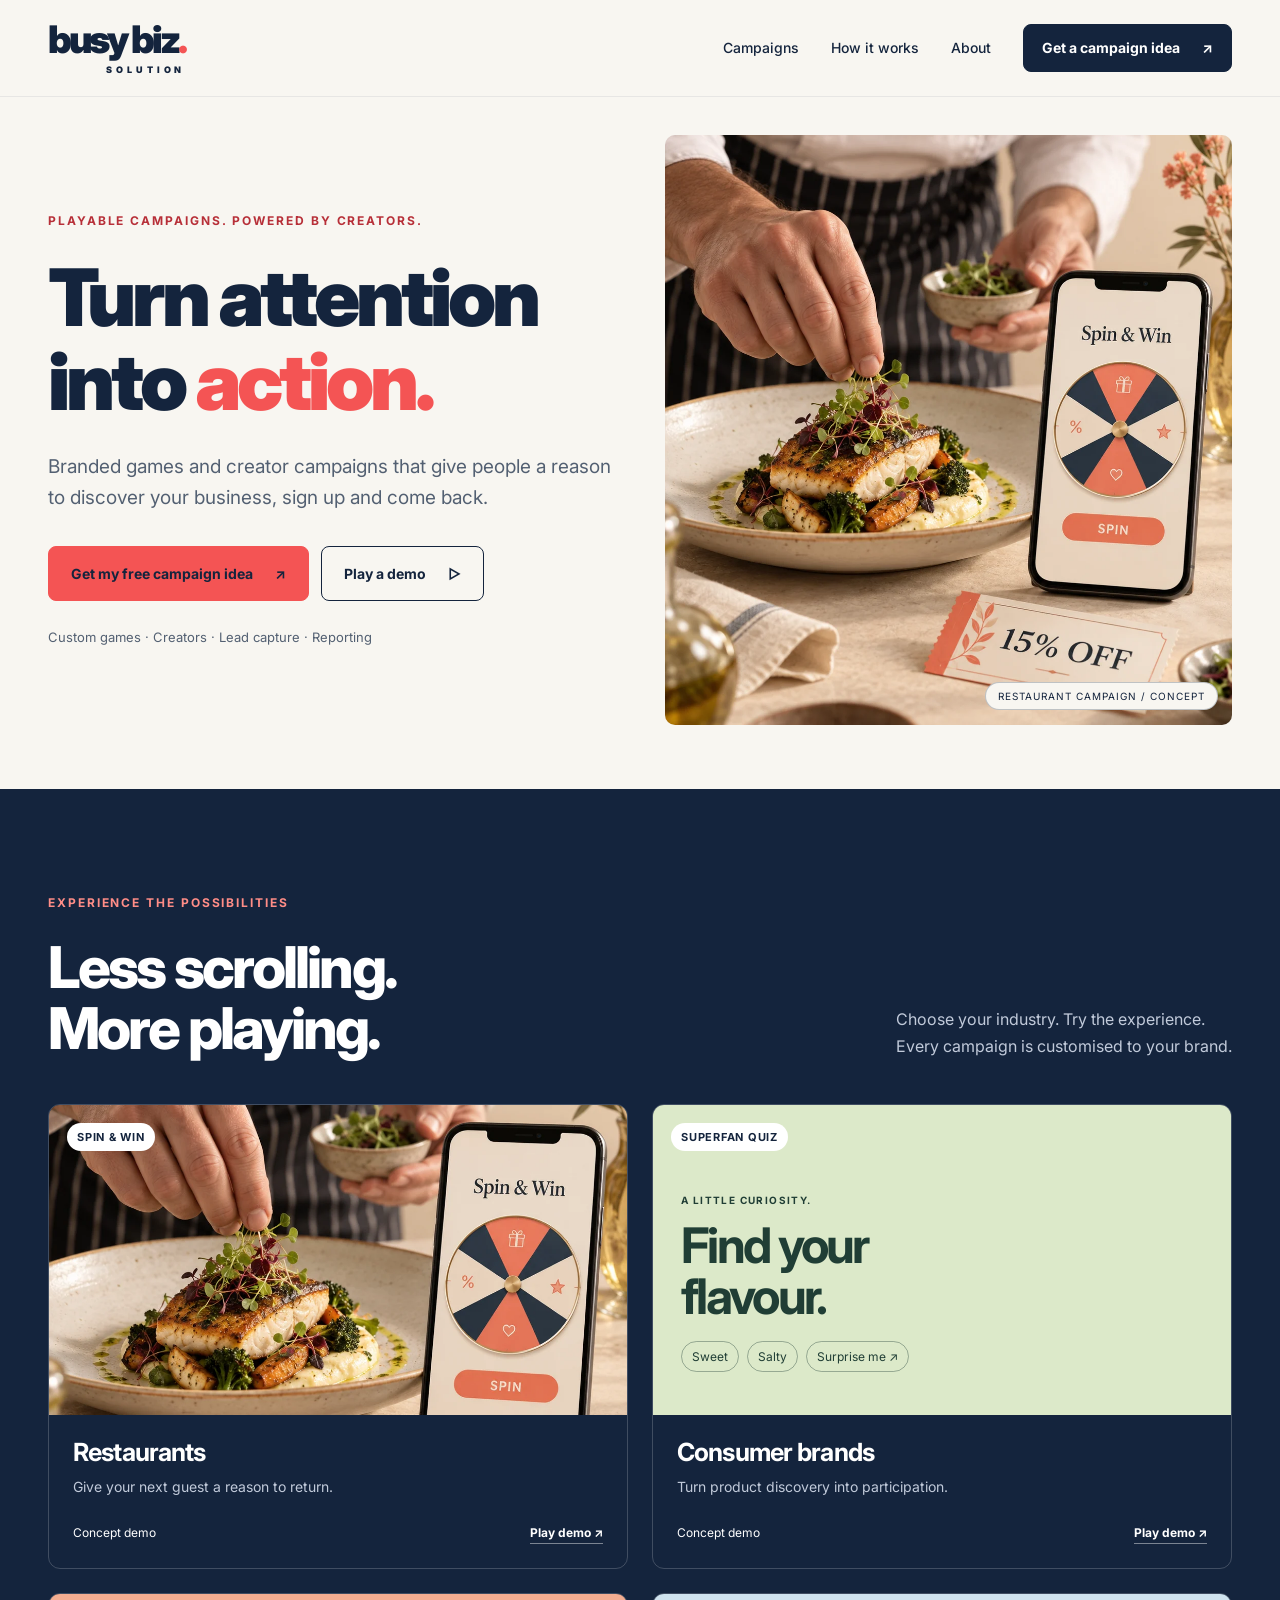
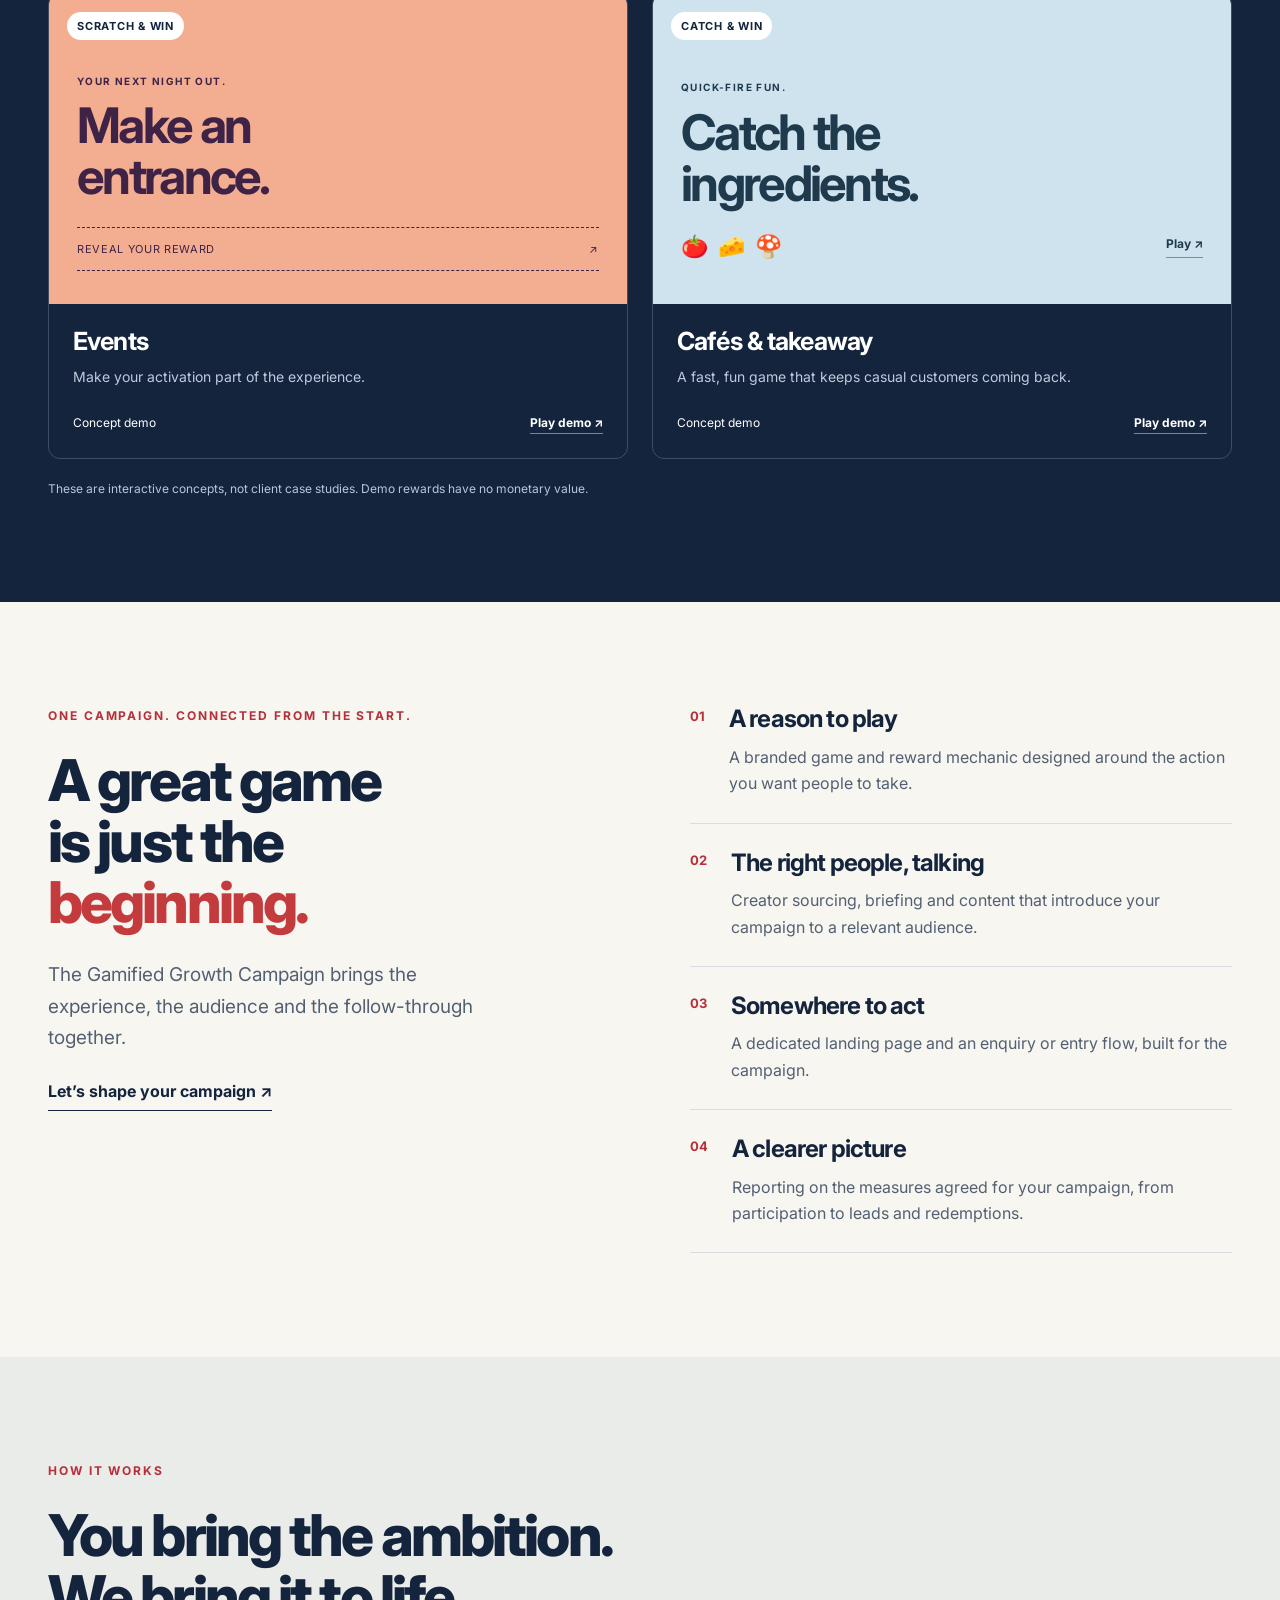
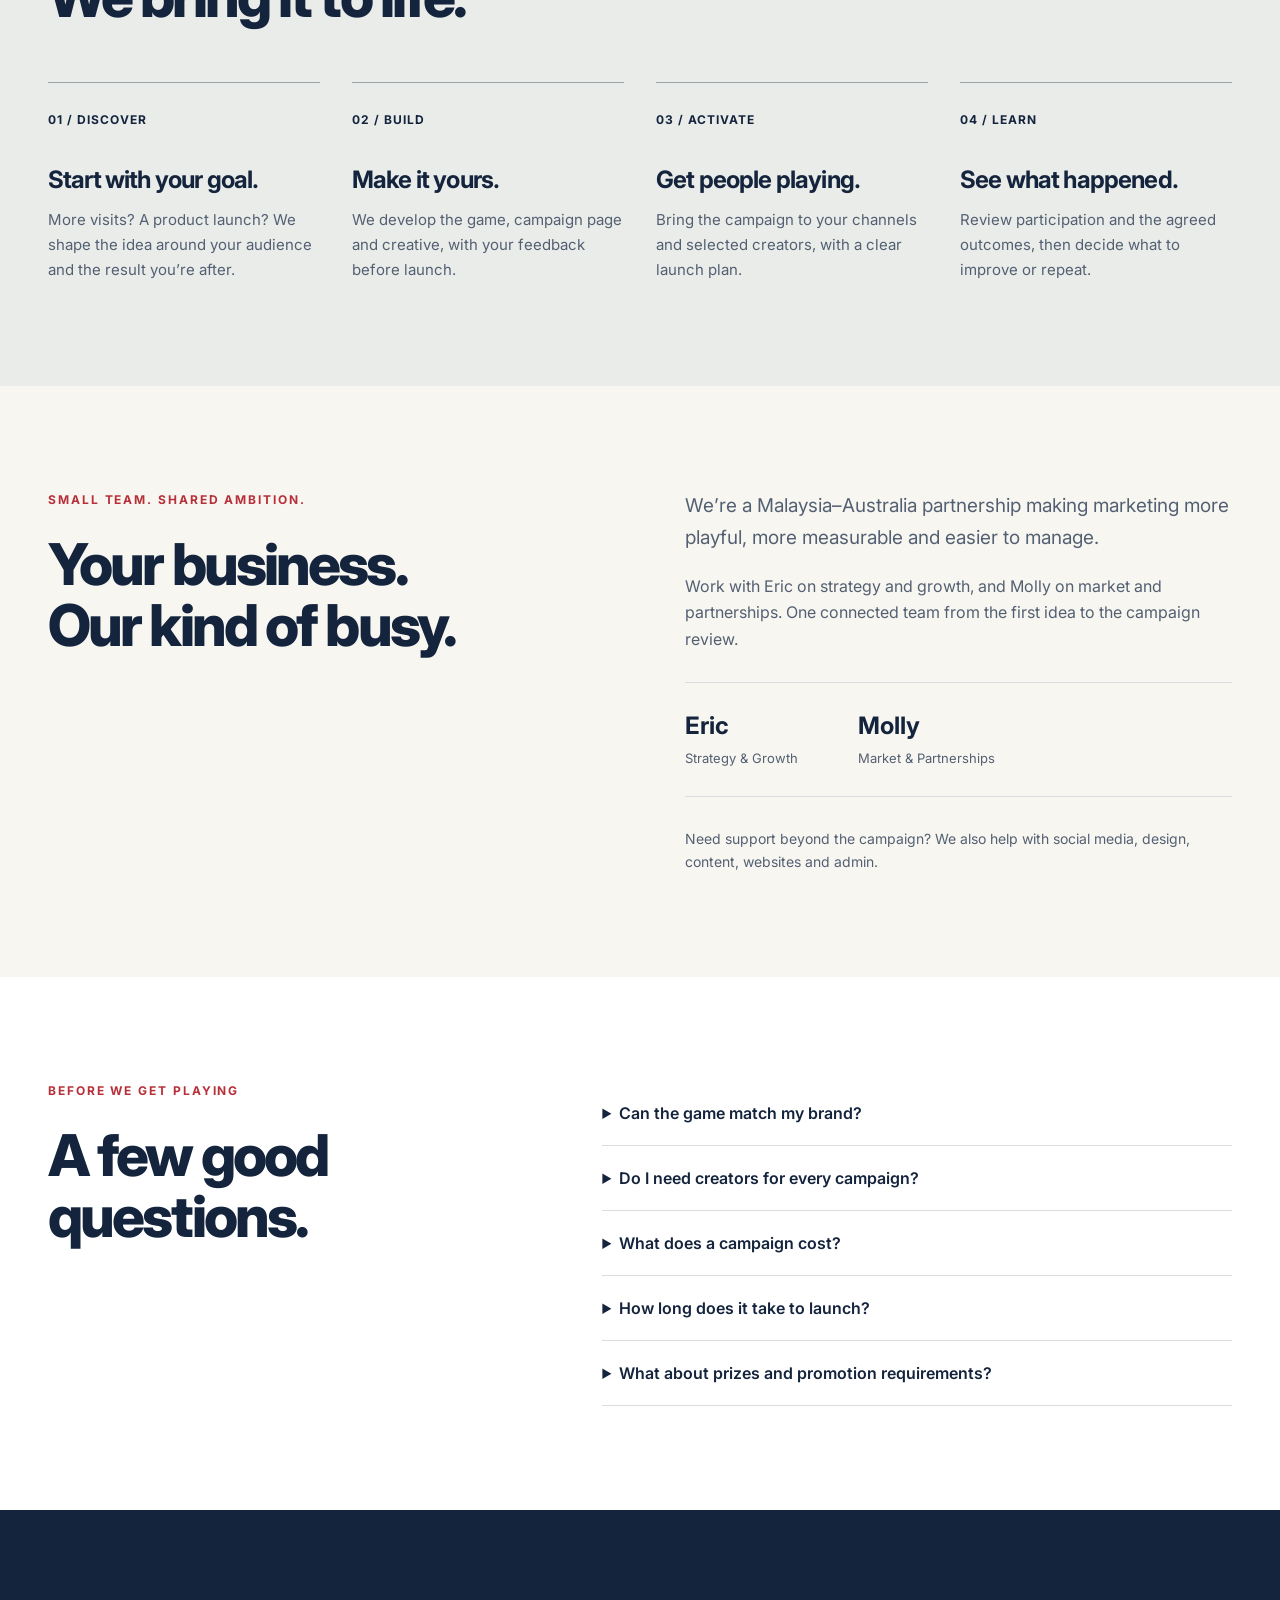
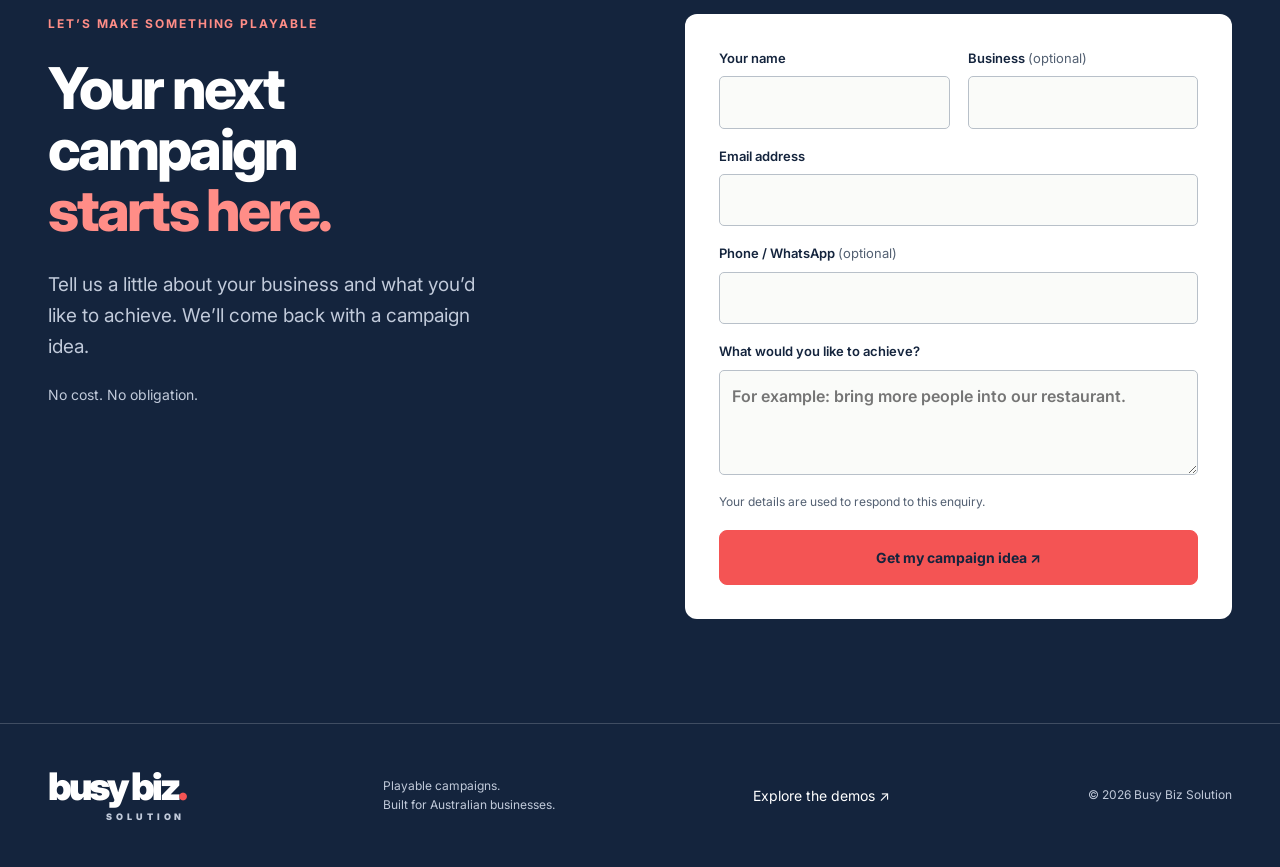
<file: index.html>
<!doctype html>
<html lang="en-AU">
<head><meta charset="utf-8"><meta name="viewport" content="width=device-width,initial-scale=1"><title>Busy Biz Solution — Playable campaigns. Powered by creators.</title><meta name="description" content="Branded games, creator campaigns and done-for-you marketing for Australian businesses. Explore a playable demo and start your campaign idea."><link rel="preconnect" href="https://fonts.googleapis.com"><link rel="preconnect" href="https://fonts.gstatic.com" crossorigin><link href="https://fonts.googleapis.com/css2?family=Inter:wght@400;500;600;700;800;900&display=swap" rel="stylesheet"><link rel="stylesheet" href="styles.css"><script src="config.js" defer></script><script src="script.js" defer></script></head>
<body><a class="skip" href="#main">Skip to content</a>
<header id="top"><div class="container nav-inner"><a class="logo" href="#top" aria-label="Busy Biz Solution home">busy biz<span>.</span><small>SOLUTION</small></a><button id="navToggle" aria-controls="navLinks" aria-expanded="false" aria-label="Open menu">Menu <span aria-hidden="true">☰</span></button><nav id="navLinks" aria-label="Main navigation"><a href="#games">Campaigns</a><a href="#how">How it works</a><a href="#about">About</a><a class="button small" href="#contact">Get a campaign idea <span aria-hidden="true">↗</span></a></nav></div></header>
<main id="main"><section class="hero container"><div class="hero-copy"><p class="eyebrow">PLAYABLE CAMPAIGNS. POWERED BY CREATORS.</p><h1>Turn attention<br>into <span>action.</span></h1><p class="lead">Branded games and creator campaigns that give people a reason to discover your business, sign up and come back.</p><div class="actions"><a class="button coral" href="#contact">Get my free campaign idea <span aria-hidden="true">↗</span></a><a class="button outline" href="games/restaurant-spinwin.html">Play a demo <span aria-hidden="true">▷</span></a></div><p class="hero-meta">Custom games · Creators · Lead capture · Reporting</p></div><figure class="hero-art"><img src="assets/campaign-hero.webp" width="1024" height="1280" fetchpriority="high" alt="Illustrative restaurant campaign with a branded prize wheel and reward card"><figcaption>RESTAURANT CAMPAIGN / CONCEPT</figcaption></figure></section>
<section id="games" class="campaigns section"><div class="container"><div class="section-top"><div><p class="eyebrow">EXPERIENCE THE POSSIBILITIES</p><h2>Less scrolling.<br>More playing.</h2></div><p>Choose your industry. Try the experience.<br>Every campaign is customised to your brand.</p></div><div class="campaign-grid">
<a class="campaign-card restaurant" href="games/restaurant-spinwin.html"><div class="campaign-visual"><img src="assets/campaign-hero.webp" alt="Restaurant spin-and-win campaign concept" width="1024" height="1280" loading="lazy"><span class="tag">SPIN & WIN</span></div><div class="card-copy"><h3>Restaurants</h3><p>Give your next guest a reason to return.</p><div><span>Concept demo</span><strong>Play demo ↗</strong></div></div></a>
<a class="campaign-card consumer" href="games/fmcg-quiz.html"><div class="campaign-visual quiz-preview"><span class="tag">SUPERFAN QUIZ</span><span class="preview-kicker">A LITTLE CURIOSITY.</span><strong>Find your<br>flavour.</strong><span class="quiz-options"><span>Sweet</span><span>Salty</span><span>Surprise me ↗</span></span></div><div class="card-copy"><h3>Consumer brands</h3><p>Turn product discovery into participation.</p><div><span>Concept demo</span><strong>Play demo ↗</strong></div></div></a>
<a class="campaign-card event" href="games/event-scratch.html"><div class="campaign-visual event-preview"><span class="tag">SCRATCH & WIN</span><span class="preview-kicker">YOUR NEXT NIGHT OUT.</span><strong>Make an<br>entrance.</strong><span class="ticket">REVEAL YOUR REWARD <span>↗</span></span></div><div class="card-copy"><h3>Events</h3><p>Make your activation part of the experience.</p><div><span>Concept demo</span><strong>Play demo ↗</strong></div></div></a>
<a class="campaign-card arcade" href="games/chefs-catch.html"><div class="campaign-visual catch-preview"><span class="tag">CATCH &amp; WIN</span><span class="preview-kicker">QUICK-FIRE FUN.</span><strong>Catch the<br>ingredients.</strong><span class="catch-row"><span>🍅</span><span>🧀</span><span>🍄</span><span>Play ↗</span></span></div><div class="card-copy"><h3>Cafés &amp; takeaway</h3><p>A fast, fun game that keeps casual customers coming back.</p><div><span>Concept demo</span><strong>Play demo ↗</strong></div></div></a></div>
<p class="demo-note">These are interactive concepts, not client case studies. Demo rewards have no monetary value.</p></div></section>
<section id="what" class="section container offer"><div><p class="eyebrow">ONE CAMPAIGN. CONNECTED FROM THE START.</p><h2>A great game<br>is just the <br><em>beginning.</em></h2><p class="lead">The Gamified Growth Campaign brings the experience, the audience and the follow-through together.</p><a class="text-link" href="#contact">Let’s shape your campaign ↗</a></div><div class="offer-list"><article><span>01</span><div><h3>A reason to play</h3><p>A branded game and reward mechanic designed around the action you want people to take.</p></div></article><article><span>02</span><div><h3>The right people, talking</h3><p>Creator sourcing, briefing and content that introduce your campaign to a relevant audience.</p></div></article><article><span>03</span><div><h3>Somewhere to act</h3><p>A dedicated landing page and an enquiry or entry flow, built for the campaign.</p></div></article><article><span>04</span><div><h3>A clearer picture</h3><p>Reporting on the measures agreed for your campaign, from participation to leads and redemptions.</p></div></article></div></section>
<section id="how" class="section process"><div class="container"><p class="eyebrow">HOW IT WORKS</p><h2>You bring the ambition.<br>We bring it to life.</h2><div class="process-grid"><article><span>01 / DISCOVER</span><h3>Start with your goal.</h3><p>More visits? A product launch? We shape the idea around your audience and the result you’re after.</p></article><article><span>02 / BUILD</span><h3>Make it yours.</h3><p>We develop the game, campaign page and creative, with your feedback before launch.</p></article><article><span>03 / ACTIVATE</span><h3>Get people playing.</h3><p>Bring the campaign to your channels and selected creators, with a clear launch plan.</p></article><article><span>04 / LEARN</span><h3>See what happened.</h3><p>Review participation and the agreed outcomes, then decide what to improve or repeat.</p></article></div></div></section>
<section id="about" class="section container about"><div><p class="eyebrow">SMALL TEAM. SHARED AMBITION.</p><h2>Your business.<br>Our kind of busy.</h2></div><div><p class="lead">We’re a Malaysia–Australia partnership making marketing more playful, more measurable and easier to manage.</p><p>Work with Eric on strategy and growth, and Molly on market and partnerships. One connected team from the first idea to the campaign review.</p><div class="team"><div><strong>Eric</strong><span>Strategy & Growth</span></div><div><strong>Molly</strong><span>Market & Partnerships</span></div></div><p class="support">Need support beyond the campaign? We also help with social media, design, content, websites and admin.</p></div></section>
<section class="section faq"><div class="container faq-grid"><div><p class="eyebrow">BEFORE WE GET PLAYING</p><h2>A few good<br>questions.</h2></div><div><details><summary>Can the game match my brand?</summary><p>Yes. The colours, copy, creative and reward mechanics can be shaped around your business. The demos show possible starting points.</p></details><details><summary>Do I need creators for every campaign?</summary><p>No. A campaign can run through your own channels, with creators, or a combination. We’ll scope the approach around your audience and goals.</p></details><details><summary>What does a campaign cost?</summary><p>Campaigns are custom-quoted. We’ll discuss the game, production, creator involvement, prizes and reporting before preparing a proposal.</p></details><details><summary>How long does it take to launch?</summary><p>The timeline depends on the game and campaign scope. We’ll agree the build, review and launch milestones with you before work starts.</p></details><details><summary>What about prizes and promotion requirements?</summary><p>Prize arrangements, promotion terms, relevant permit requirements, creator disclosures and data handling need to be agreed as part of the campaign scope before launch.</p></details></div></div></section>
<section id="contact" class="section contact"><div class="container contact-grid"><div><p class="eyebrow">LET’S MAKE SOMETHING PLAYABLE</p><h2>Your next<br>campaign <br><em>starts here.</em></h2><p class="lead">Tell us a little about your business and what you’d like to achieve. We’ll come back with a campaign idea.</p><p>No cost. No obligation.</p></div><form id="enquiry"><div class="form-row"><label>Your name<input name="name" autocomplete="name" required maxlength="100"></label><label>Business <span>(optional)</span><input name="business" autocomplete="organization" maxlength="150"></label></div><label>Email address<input type="email" name="email" autocomplete="email" required maxlength="254"></label><label>Phone / WhatsApp <span>(optional)</span><input type="tel" name="phone" autocomplete="tel" maxlength="40"></label><label>What would you like to achieve?<textarea name="message" rows="3" placeholder="For example: bring more people into our restaurant." maxlength="3000"></textarea></label><p class="privacy-note" id="deliveryNote">Your details are used to respond to this enquiry.</p><button class="button coral" type="submit">Get my campaign idea ↗</button><p id="formNote" role="status" aria-live="polite"></p><noscript><p>This preview needs JavaScript to prepare your enquiry.</p></noscript></form></div></section>
</main><footer><div class="container footer-inner"><a class="logo" href="#top">busy biz<span>.</span><small>SOLUTION</small></a><p>Playable campaigns.<br>Built for Australian businesses.</p><a href="#games">Explore the demos ↗</a><small>© 2026 Busy Biz Solution</small></div></footer></body></html>
</file>
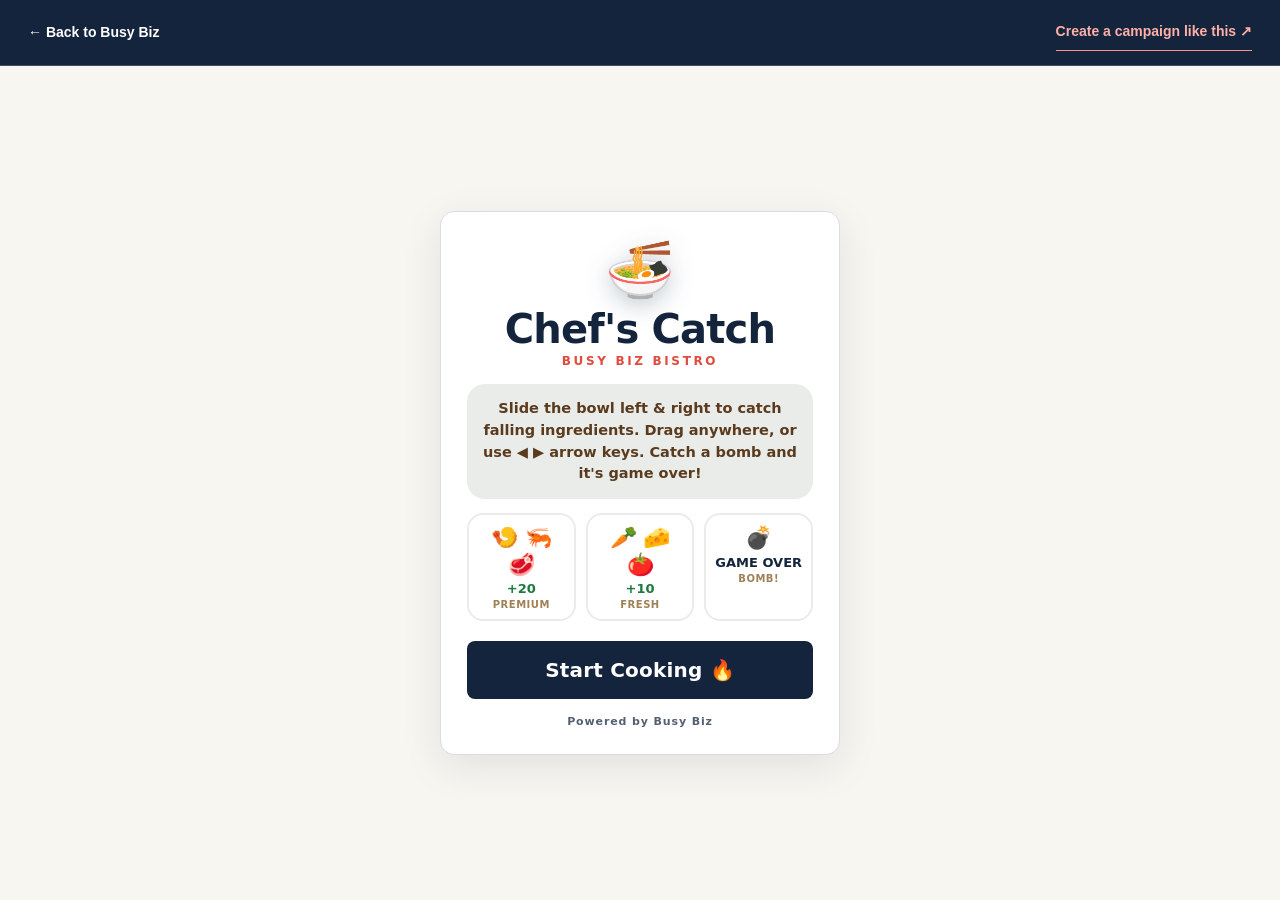
<file: games/chefs-catch.html>
<!DOCTYPE html>
<html lang="en">
<head>
<meta charset="UTF-8">
<meta name="viewport" content="width=device-width, initial-scale=1, viewport-fit=cover">
<title>Chef's Catch</title>
<style>
  :root{
    --cream:#F7F9FB; --cream2:#E8EEF3; --gold:#FF6B5E; --gold-dk:#E04B3E;
    --red:#16324F; --red-dk:#0F2438; --ink:#1B2A38; --shadow:0 10px 30px rgba(22,50,79,.18);
  }
  *{margin:0;padding:0;box-sizing:border-box;-webkit-tap-highlight-color:transparent}
  html,body{height:100%;overflow:hidden;overscroll-behavior:none}
  body{
    font-family:"Avenir Next","Nunito",ui-rounded,-apple-system,"Segoe UI",system-ui,sans-serif;
    background:var(--cream); color:var(--ink); touch-action:none;
    -webkit-user-select:none;user-select:none;
  }
  #stage{position:fixed;inset:0;display:flex;flex-direction:column}
  canvas{position:absolute;inset:0;width:100%;height:100%;display:block}

  /* ---------- HUD ---------- */
  #hud{
    position:absolute;top:0;left:0;right:0;z-index:5;
    display:flex;justify-content:space-between;align-items:flex-start;
    padding:calc(10px + env(safe-area-inset-top)) 14px 0;
    pointer-events:none;opacity:0;transition:opacity .3s;
  }
  .pill{
    background:rgba(255,255,255,.92);border:2px solid var(--gold);
    border-radius:999px;padding:7px 16px;box-shadow:var(--shadow);
    display:flex;align-items:center;gap:8px;min-width:96px;justify-content:center;
  }
  .pill .lbl{font-size:10px;font-weight:800;letter-spacing:.12em;color:var(--gold-dk);text-transform:uppercase}
  .pill .val{font-size:20px;font-weight:900;font-variant-numeric:tabular-nums;color:var(--red)}
  #timePill.low{border-color:var(--red);animation:pulse .5s infinite alternate}
  #timePill.low .val{color:var(--red-dk)}
  @keyframes pulse{from{transform:scale(1)}to{transform:scale(1.07)}}

  /* ---------- Overlays ---------- */
  .overlay{
    position:absolute;inset:0;z-index:10;display:flex;align-items:center;justify-content:center;
    padding:20px;background:
      radial-gradient(120% 90% at 50% 0%, rgba(255,107,94,.14), transparent 55%),
      linear-gradient(180deg, #FFFFFF 0%, #E9F0F5 100%);
    transition:opacity .35s, visibility .35s;
  }
  .overlay.hidden{opacity:0;visibility:hidden;pointer-events:none}
  .card{
    background:#fff;border-radius:28px;box-shadow:0 24px 60px rgba(22,50,79,.20);
    padding:30px 26px 26px;max-width:400px;width:100%;text-align:center;
    border:1px solid rgba(255,107,94,.32);
    max-height:calc(100% - 8px);overflow:auto;
  }
  .logo{font-size:56px;line-height:1;filter:drop-shadow(0 6px 12px rgba(22,50,79,.25))}
  h1{
    font-size:clamp(30px,9vw,40px);font-weight:900;color:var(--red);
    letter-spacing:-.02em;margin:8px 0 2px;
  }
  .resto{font-size:12px;font-weight:800;letter-spacing:.22em;text-transform:uppercase;color:var(--gold-dk);margin-bottom:16px}
  .howto{
    background:var(--cream2);border-radius:18px;padding:14px 16px;margin-bottom:14px;
    font-size:14.5px;line-height:1.5;font-weight:600;color:#5b3b1e;text-wrap:pretty;
  }
  .legend{display:flex;gap:10px;margin-bottom:20px}
  .legend .item{
    flex:1;background:#fff;border:2px solid var(--cream2);border-radius:16px;padding:10px 6px 9px;
    display:flex;flex-direction:column;gap:3px;align-items:center;
  }
  .legend .em{font-size:22px;line-height:1.2}
  .legend .pts{font-size:13px;font-weight:900}
  .pts.plus{color:#1F7A3D}.pts.minus{color:var(--red)}
  .legend .sub{font-size:10px;font-weight:700;color:#a08055;letter-spacing:.05em;text-transform:uppercase}
  .btn{
    display:block;width:100%;border:none;cursor:pointer;
    background:linear-gradient(180deg,#21496B 0%, var(--red) 55%, var(--red-dk) 100%);
    color:#F7F9FB;font-family:inherit;font-size:20px;font-weight:900;letter-spacing:.01em;
    padding:17px 20px;border-radius:999px;
    box-shadow:0 8px 0 #0A1B2A, 0 18px 30px rgba(22,50,79,.35);
    transition:transform .08s, box-shadow .08s;
  }
  .btn:active{transform:translateY(5px);box-shadow:0 3px 0 #0A1B2A, 0 8px 16px rgba(22,50,79,.3)}
  .powered{margin-top:16px;font-size:11px;font-weight:700;color:#B99B6B;letter-spacing:.08em}

  /* ---------- End screen ---------- */
  #finalScore{
    font-size:clamp(64px,22vw,96px);font-weight:900;line-height:1;color:var(--red);
    font-variant-numeric:tabular-nums;letter-spacing:-.03em;margin:6px 0 0;
  }
  .scoreLbl{font-size:11px;font-weight:800;letter-spacing:.2em;text-transform:uppercase;color:var(--gold-dk)}
  #rank{
    display:inline-block;margin:14px 0 22px;background:var(--cream2);
    border:2px solid var(--gold);border-radius:999px;padding:10px 22px;
    font-size:19px;font-weight:900;color:#5b3b1e;
  }
  .pop{animation:pop .45s cubic-bezier(.2,1.6,.4,1) both}
  @keyframes pop{from{transform:scale(.6);opacity:0}to{transform:scale(1);opacity:1}}
</style>
<link rel="stylesheet" href="../game-theme.css">
<script src="../game-shell.js" defer></script>
</head>
<body class="bb-demo bb-arcade bb-chef">
<div id="stage">
  <canvas id="game"></canvas>

  <div id="hud">
    <div class="pill"><span class="lbl">Score</span><span class="val" id="scoreVal">0</span></div>
    <div class="pill" id="timePill"><span class="lbl">Time</span><span class="val" id="timeVal">45</span></div>
  </div>

  <!-- Start screen -->
  <div class="overlay" id="startScreen">
    <div class="card">
      <div class="logo" id="logoEmoji">👨‍🍳</div>
      <h1 id="gameTitle">Chef's Catch</h1>
      <div class="resto" id="restoName">Busy Biz Bistro</div>
      <div class="howto">Slide the bowl left &amp; right to <b>catch falling ingredients</b>. Drag anywhere, or use ◀︎ ▶︎ arrow keys. <b>Catch a bomb and it's game over!</b></div>
      <div class="legend">
        <div class="item"><span class="em">🍤 🦐 🥩</span><span class="pts plus">+20</span><span class="sub">Premium</span></div>
        <div class="item"><span class="em">🥕 🧀 🍅</span><span class="pts plus">+10</span><span class="sub">Fresh</span></div>
        <div class="item"><span class="em">💣</span><span class="pts minus">GAME OVER</span><span class="sub">Bomb!</span></div>
      </div>
      <button class="btn" id="startBtn">Start Cooking 🔥</button>
      <div class="powered">Powered by Busy Biz</div>
    </div>
  </div>

  <!-- End screen -->
  <div class="overlay hidden" id="endScreen">
    <div class="card" id="endCard">
      <div class="logo">🍽️</div>
      <div class="scoreLbl" style="margin-top:10px">Final Score</div>
      <div id="finalScore">0</div>
      <div id="rank">🔥 Master Chef!</div>
      <button class="btn" id="againBtn">Play Again 🍜</button>
      <div class="powered">Powered by Busy Biz</div>
    </div>
  </div>
</div>

<script>
/* ============================================================
   ⚙️  CONFIG — rebrand the game here
   ============================================================ */
const CONFIG = {
  restaurantName : "Busy Biz Bistro",   // shown under the title
  gameTitle      : "Chef's Catch",
  logoEmoji      : "🍜",               // bowl mascot + start-screen logo

  // Falling ingredients and their point values
  ingredients : [
    { emoji:"🍤", points:20 }, { emoji:"🦐", points:20 }, { emoji:"🥩", points:20 },
    { emoji:"🍅", points:10 }, { emoji:"🥬", points:10 }, { emoji:"🍄", points:10 },
    { emoji:"🧄", points:10 }, { emoji:"🥕", points:10 }, { emoji:"🧅", points:10 },
    { emoji:"🥚", points:10 }, { emoji:"🌽", points:10 }, { emoji:"🧀", points:10 },
  ],
  bombEmoji      : "💣",
  bombPenalty    : 15,      // (unused when bombs end the game — kept for rebrands)
  bombChance     : 0.20,    // fraction of drops that are bombs
  gameDuration   : 30,      // seconds
  frenzy : {                // last-seconds panic mode
    lastSeconds : 10,       // window before the end
    speedBoost  : 1.5,      // fall speed ×1.5 in that window
    nearBomb    : 0.5,      // fraction of frenzy food that spawns right beside a bomb
  },

  // Difficulty ramp (start → end of round)
  fallSpeed      : { start: 0.30, end: 0.72 },  // screen-heights per second
  spawnEvery     : { start: 0.85, end: 0.34 },  // seconds between drops

  // Score ranks (checked top-down)
  ranks : [
    { min: 400, label: "🔥 Master Chef!" },
    { min: 250, label: "👏 Great catch!" },
    { min: 120, label: "😋 Nice cooking!" },
    { min:   0, label: "🍳 Keep practising!" },
  ],

  // Theme colours
  theme : {
    cream:"#F7F9FB", gold:"#FF6B5E", red:"#16324F", ink:"#1B2A38",
    plus:"#1F7A3D", minus:"#FF6B5E",
  },
};
/* ============================================================ */

// --- Apply branding ---
document.getElementById("gameTitle").textContent = CONFIG.gameTitle;
document.getElementById("restoName").textContent = CONFIG.restaurantName;
document.getElementById("logoEmoji").textContent = CONFIG.logoEmoji;
document.title = CONFIG.gameTitle;

// --- DOM refs ---
const canvas = document.getElementById("game");
const ctx = canvas.getContext("2d");
const hud = document.getElementById("hud");
const scoreVal = document.getElementById("scoreVal");
const timeVal = document.getElementById("timeVal");
const timePill = document.getElementById("timePill");
const startScreen = document.getElementById("startScreen");
const endScreen = document.getElementById("endScreen");

// --- Canvas sizing (crisp on retina, capped DPR for perf) ---
let W = 0, H = 0, DPR = 1;
function resize() {
  DPR = Math.min(window.devicePixelRatio || 1, 2);
  W = window.innerWidth; H = window.innerHeight;
  canvas.width = W * DPR; canvas.height = H * DPR;
  ctx.setTransform(DPR, 0, 0, DPR, 0, 0);
  chef.y = H - Math.max(H * 0.055, 34) - chef.size * 0.5;
  chef.x = Math.min(Math.max(chef.x, chef.half()), W - chef.half());
}
window.addEventListener("resize", resize);
if (window.visualViewport) window.visualViewport.addEventListener("resize", resize);
window.addEventListener("orientationchange", () => setTimeout(resize, 300));

// --- Game state ---
const state = { playing:false, score:0, timeLeft:CONFIG.gameDuration, elapsed:0, spawnTimer:0, shake:0 };
const chef = {
  x: window.innerWidth/2, y:0, targetX: window.innerWidth/2,
  size: 0, squash: 0,
  half(){ return this.size * 0.62; },
};
let items = [];    // falling things {x,y,vy,emoji,points,isBomb,spin,spinV,size}
let pops = [];     // floating score texts {x,y,txt,color,age}
let bursts = [];   // particles {x,y,vx,vy,age,emoji|color,size}
const keys = { left:false, right:false };

function itemSize(){ return Math.min(W, H) * 0.085 + 14; }
function chefSize(){ return Math.min(W, H) * 0.13 + 22; }

// --- Tiny synth sounds (no files) ---
let AC = null;
function initAudio(){ if(!AC){ try{ AC = new (window.AudioContext||window.webkitAudioContext)(); }catch(e){} } if(AC && AC.state==="suspended") AC.resume(); }
function beep(freq, dur, type, vol, slide){
  if(!AC) return;
  const t = AC.currentTime, o = AC.createOscillator(), g = AC.createGain();
  o.type = type; o.frequency.setValueAtTime(freq, t);
  if(slide) o.frequency.exponentialRampToValueAtTime(slide, t+dur);
  g.gain.setValueAtTime(vol, t); g.gain.exponentialRampToValueAtTime(0.001, t+dur);
  o.connect(g).connect(AC.destination); o.start(t); o.stop(t+dur);
}
const sfx = {
  catch(premium){ beep(premium?740:560, .12, "sine", .18, premium?1180:880); },
  bomb(){ beep(160, .28, "sawtooth", .22, 60); },
  start(){ beep(440,.1,"sine",.15,660); setTimeout(()=>beep(660,.14,"sine",.15,880),90); },
  end(){ beep(520,.15,"sine",.16); setTimeout(()=>beep(660,.15,"sine",.16),140); setTimeout(()=>beep(784,.3,"sine",.18),280); },
};

// --- Controls: drag anywhere (relative), arrows on desktop ---
let dragging = false, dragStartX = 0, chefStartX = 0;
function onDown(e){
  if(!state.playing) return;
  dragging = true;
  dragStartX = (e.touches ? e.touches[0].clientX : e.clientX);
  chefStartX = chef.targetX;
}
function onMove(e){
  if(!dragging || !state.playing) return;
  const x = (e.touches ? e.touches[0].clientX : e.clientX);
  chef.targetX = chefStartX + (x - dragStartX) * 1.15; // slight amplification
  e.preventDefault();
}
function onUp(){ dragging = false; }
window.addEventListener("mousedown", onDown);
window.addEventListener("mousemove", onMove);
window.addEventListener("mouseup", onUp);
window.addEventListener("touchstart", onDown, {passive:true});
window.addEventListener("touchmove", onMove, {passive:false});
window.addEventListener("touchend", onUp);
window.addEventListener("keydown", e=>{
  if(e.key==="ArrowLeft"){ keys.left = true; e.preventDefault(); }
  if(e.key==="ArrowRight"){ keys.right = true; e.preventDefault(); }
});
window.addEventListener("keyup", e=>{
  if(e.key==="ArrowLeft") keys.left = false;
  if(e.key==="ArrowRight") keys.right = false;
});

// --- Spawning ---
function lerp(a,b,t){ return a+(b-a)*t; }
function difficulty(){ return Math.min(state.elapsed / CONFIG.gameDuration, 1); }
function inFrenzy(){ return state.timeLeft <= CONFIG.frenzy.lastSeconds; }
function makeItem(x, isBomb, vy){
  const ing = CONFIG.ingredients[(Math.random()*CONFIG.ingredients.length)|0];
  const size = itemSize() * (0.9 + Math.random()*0.25);
  return {
    x: Math.min(Math.max(x, size), W - size),
    y: -size,
    vy,
    emoji: isBomb ? CONFIG.bombEmoji : ing.emoji,
    points: isBomb ? 0 : ing.points,
    isBomb, size,
    spin: Math.random()*Math.PI*2, spinV: (Math.random()-.5)*3,
  };
}
function spawnItem(){
  let vy = lerp(CONFIG.fallSpeed.start, CONFIG.fallSpeed.end, difficulty()) * H * (0.9 + Math.random()*0.3);
  if(inFrenzy()) vy *= CONFIG.frenzy.speedBoost;
  const isBomb = Math.random() < CONFIG.bombChance;
  const sz = itemSize();
  // In the final seconds, some food drops right beside a bomb — tempting but risky
  if(inFrenzy() && !isBomb && Math.random() < CONFIG.frenzy.nearBomb){
    const x = sz*1.5 + Math.random() * (W - sz*3);
    const side = Math.random() < .5 ? -1 : 1;
    items.push(makeItem(x, false, vy));
    items.push(makeItem(x + side * sz * 1.15, true, vy));
    return;
  }
  items.push(makeItem(sz + Math.random() * (W - sz*2), isBomb, vy));
}

// --- Effects ---
function addPop(x, y, txt, color){ pops.push({x, y, txt, color, age:0}); }
function addBurst(x, y, isBomb){
  const n = isBomb ? 10 : 7;
  for(let i=0;i<n;i++){
    const a = Math.random()*Math.PI*2, sp = (isBomb?260:180)*(0.4+Math.random()*0.8);
    bursts.push({ x, y, vx:Math.cos(a)*sp, vy:Math.sin(a)*sp-120, age:0,
      isBomb, size:(isBomb?7:5)+Math.random()*5 });
  }
  if(isBomb){ bursts.push({x, y, vx:0, vy:-40, age:0, boom:true, size:itemSize()}); state.shake = 1; }
}

// --- Round flow ---
function startGame(){
  initAudio(); sfx.start();
  state.playing = true; state.score = 0; state.elapsed = 0;
  state.timeLeft = CONFIG.gameDuration; state.spawnTimer = 0.4; state.shake = 0;
  items = []; pops = []; bursts = [];
  chef.size = chefSize(); chef.x = chef.targetX = W/2;
  resize();
  scoreVal.textContent = "0"; timeVal.textContent = CONFIG.gameDuration;
  timePill.classList.remove("low");
  startScreen.classList.add("hidden");
  endScreen.classList.add("hidden");
  hud.style.opacity = 1;
  last = performance.now();
}
function endGame(byBomb){
  state.playing = false; dragging = false;
  hud.style.opacity = 0;
  if(byBomb) sfx.bomb(); else sfx.end();
  document.querySelector("#endScreen .logo").textContent = byBomb ? "💥" : "🍽️";
  document.querySelector("#endScreen .scoreLbl").textContent = byBomb ? "Boom! Final Score" : "Final Score";
  document.getElementById("finalScore").textContent = state.score;
  const rank = CONFIG.ranks.find(r => state.score >= r.min) || CONFIG.ranks[CONFIG.ranks.length-1];
  document.getElementById("rank").textContent = rank.label;
  const card = document.getElementById("endCard");
  card.classList.remove("pop"); void card.offsetWidth; card.classList.add("pop");
  endScreen.classList.remove("hidden");
}
document.getElementById("startBtn").addEventListener("click", startGame);
document.getElementById("againBtn").addEventListener("click", startGame);

// --- Main loop ---
let last = performance.now();
function frame(now){
  requestAnimationFrame(frame);
  let dt = (now - last) / 1000; last = now;
  if(dt > 0.05) dt = 0.05; // clamp tab-switch spikes

  ctx.clearRect(0, 0, W, H);
  drawBackground();

  if(state.playing) update(dt);
  drawItems(dt);
  drawBursts(dt);
  if(state.playing || items.length) drawChef(dt);
  drawPops(dt);
}

function update(dt){
  // timer
  state.elapsed += dt;
  state.timeLeft = Math.max(CONFIG.gameDuration - state.elapsed, 0);
  const shown = Math.ceil(state.timeLeft);
  if(timeVal.textContent != shown) timeVal.textContent = shown;
  if(shown <= 10) timePill.classList.add("low");
  if(state.timeLeft <= 0){ endGame(); return; }

  // spawn
  state.spawnTimer -= dt;
  if(state.spawnTimer <= 0){
    spawnItem();
    state.spawnTimer = lerp(CONFIG.spawnEvery.start, CONFIG.spawnEvery.end, difficulty()) * (0.75 + Math.random()*0.5);
  }

  // chef movement
  const keySpeed = W * 1.1;
  if(keys.left)  chef.targetX -= keySpeed * dt;
  if(keys.right) chef.targetX += keySpeed * dt;
  chef.targetX = Math.min(Math.max(chef.targetX, chef.half()), W - chef.half());
  chef.x += (chef.targetX - chef.x) * Math.min(dt * 18, 1); // smooth follow
  chef.squash = Math.max(chef.squash - dt * 4, 0);
  state.shake = Math.max(state.shake - dt * 3, 0);

  // items + catching
  const catchY = chef.y - chef.size * 0.15;
  for(let i = items.length - 1; i >= 0; i--){
    const it = items[i];
    it.y += it.vy * dt;
    it.spin += it.spinV * dt;
    const caught = Math.abs(it.y - catchY) < chef.size * 0.42 &&
                   Math.abs(it.x - chef.x) < chef.half() + it.size * 0.25;
    if(caught){
      items.splice(i, 1);
      if(it.isBomb){
        addBurst(it.x, catchY, true);
        endGame(true);
        return;
      }else{
        state.score += it.points;
        addPop(it.x, catchY - 10, "+" + it.points, CONFIG.theme.plus);
        addBurst(it.x, catchY, false);
        sfx.catch(it.points >= 20);
      }
      chef.squash = 1;
      scoreVal.textContent = state.score;
    } else if(it.y > H + it.size){
      items.splice(i, 1);
    }
  }
}

// --- Drawing ---
function drawBackground(){
  // warm gradient + subtle "steam" dots
  const g = ctx.createLinearGradient(0, 0, 0, H);
  g.addColorStop(0, "#FFFFFF"); g.addColorStop(0.7, CONFIG.theme.cream); g.addColorStop(1, "#E4EBF2");
  ctx.fillStyle = g; ctx.fillRect(0, 0, W, H);
  // counter / floor
  const floorH = Math.max(H * 0.055, 34);
  ctx.fillStyle = CONFIG.theme.red;
  ctx.fillRect(0, H - floorH, W, floorH);
  ctx.fillStyle = "rgba(255,255,255,.20)";
  ctx.fillRect(0, H - floorH, W, 5);
  // coral checker trim on the counter
  ctx.fillStyle = "rgba(255,107,94,.60)";
  const s = 14;
  for(let x = 0; x < W; x += s * 2) ctx.fillRect(x, H - floorH + 12, s, s * 0.5);
}

function drawChef(dt){
  if(!chef.size) { chef.size = chefSize(); resize(); }
  const sq = chef.squash;
  const sx = 1 + sq * 0.18, sy = 1 - sq * 0.18;
  const shakeX = (Math.random()-.5) * state.shake * 10;
  const shakeY = (Math.random()-.5) * state.shake * 10;
  ctx.save();
  ctx.translate(chef.x + shakeX, chef.y + shakeY);
  // shadow
  ctx.fillStyle = "rgba(59,36,18,.18)";
  ctx.beginPath();
  ctx.ellipse(0, chef.size * 0.52, chef.half() * 0.9, chef.size * 0.12, 0, 0, Math.PI * 2);
  ctx.fill();
  // plate under the chef
  ctx.fillStyle = "#fff";
  ctx.strokeStyle = CONFIG.theme.gold; ctx.lineWidth = 3;
  ctx.beginPath();
  ctx.ellipse(0, chef.size * 0.42, chef.half() * 1.08, chef.size * 0.14, 0, 0, Math.PI * 2);
  ctx.fill(); ctx.stroke();
  // chef emoji
  ctx.scale(sx, sy);
  ctx.font = chef.size + "px system-ui, sans-serif";
  ctx.textAlign = "center"; ctx.textBaseline = "middle";
  ctx.fillText(CONFIG.logoEmoji, 0, 0);
  ctx.restore();
}

function drawItems(dt){
  ctx.textAlign = "center"; ctx.textBaseline = "middle";
  for(const it of items){
    ctx.save();
    ctx.translate(it.x, it.y);
    ctx.rotate(Math.sin(it.spin) * 0.35);
    ctx.font = it.size + "px system-ui, sans-serif";
    if(it.isBomb){
      // warning glow
      ctx.shadowColor = "rgba(192,57,43,.85)"; ctx.shadowBlur = 16;
    }
    ctx.fillText(it.emoji, 0, 0);
    ctx.restore();
  }
}

function drawPops(dt){
  for(let i = pops.length - 1; i >= 0; i--){
    const p = pops[i];
    p.age += dt;
    if(p.age > 0.9){ pops.splice(i, 1); continue; }
    const t = p.age / 0.9;
    const scale = t < 0.15 ? 0.5 + t/0.15*0.6 : 1.1 - (t-0.15)*0.15;
    ctx.save();
    ctx.globalAlpha = 1 - Math.max(t - 0.5, 0) * 2;
    ctx.translate(p.x, p.y - t * 70);
    ctx.scale(scale, scale);
    ctx.font = "900 26px " + getComputedStyle(document.body).fontFamily;
    ctx.textAlign = "center"; ctx.textBaseline = "middle";
    ctx.lineWidth = 5; ctx.strokeStyle = "rgba(255,255,255,.9)";
    ctx.strokeText(p.txt, 0, 0);
    ctx.fillStyle = p.color;
    ctx.fillText(p.txt, 0, 0);
    ctx.restore();
  }
}

function drawBursts(dt){
  for(let i = bursts.length - 1; i >= 0; i--){
    const b = bursts[i];
    b.age += dt;
    const life = b.boom ? 0.35 : 0.55;
    if(b.age > life){ bursts.splice(i, 1); continue; }
    const t = b.age / life;
    b.x += b.vx * dt; b.y += b.vy * dt; b.vy += 700 * dt;
    ctx.save();
    ctx.globalAlpha = 1 - t;
    if(b.boom){
      ctx.translate(b.x, b.y);
      const s = b.size * (1 + t * 1.6);
      ctx.font = s + "px system-ui, sans-serif";
      ctx.textAlign = "center"; ctx.textBaseline = "middle";
      ctx.fillText("💥", 0, 0);
    }else{
      ctx.fillStyle = b.isBomb ? (Math.random() < .5 ? "#FF6B5E" : "#5B6B7B") : (Math.random() < .5 ? CONFIG.theme.gold : "#FF9E95");
      ctx.beginPath();
      ctx.arc(b.x, b.y, b.size * (1 - t * 0.6), 0, Math.PI * 2);
      ctx.fill();
    }
    ctx.restore();
  }
}

// --- Boot ---
chef.size = chefSize();
resize();
requestAnimationFrame(frame);
</script>
</body>
</html>
</file>
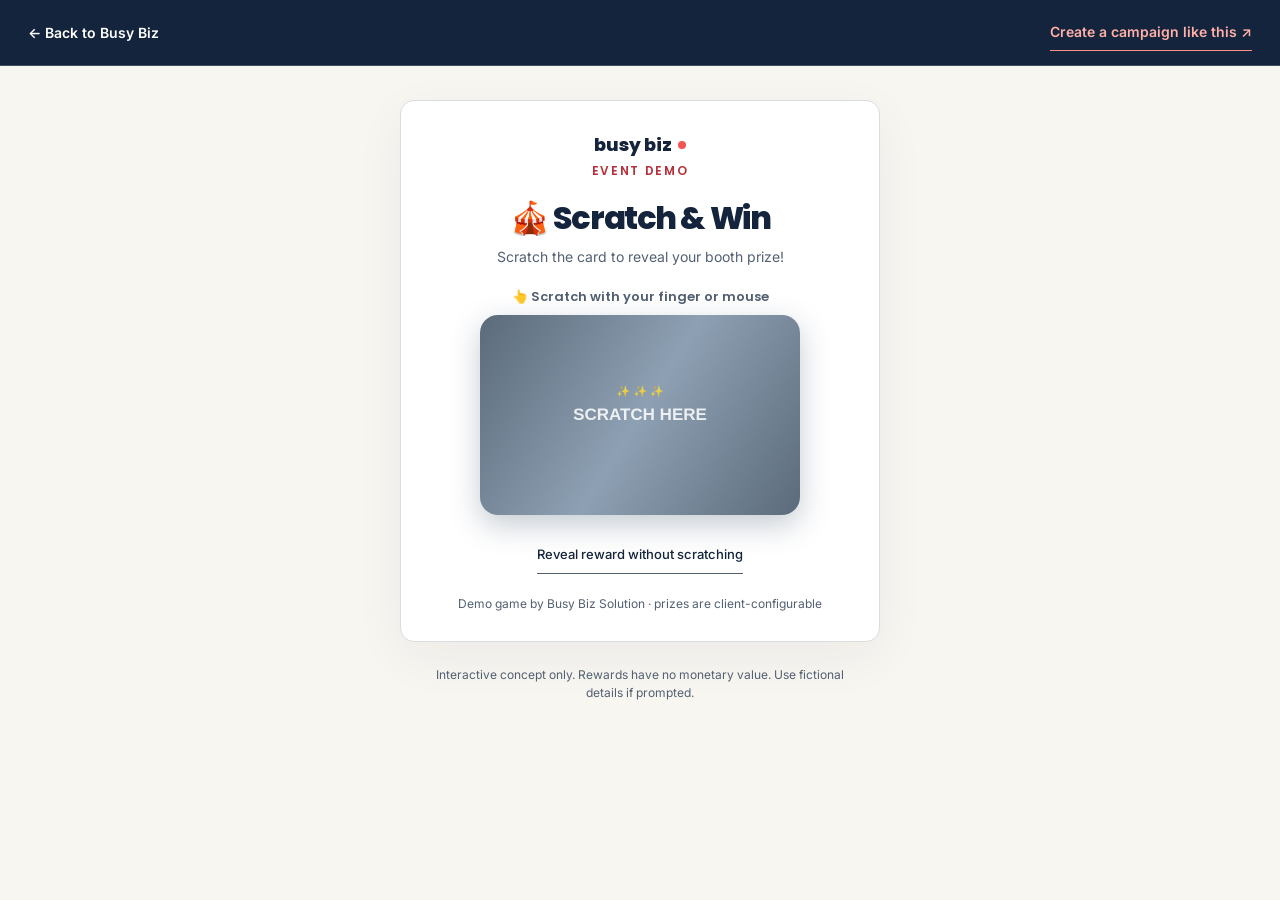
<file: games/event-scratch.html>
<!DOCTYPE html>
<html lang="en">
<head>
<meta charset="UTF-8">
<meta name="viewport" content="width=device-width, initial-scale=1.0">
<title>Scratch &amp; Win — Event Demo | Busy Biz Solution</title>
<link href="https://fonts.googleapis.com/css2?family=Poppins:wght@500;600;700;800&family=Inter:wght@400;500;600&display=swap" rel="stylesheet">
<style>
:root{--navy:#16324F;--coral:#FF6B5E;--mist:#F7F9FB;--slate:#5B6B7B;--gold:#F5B301;}
*{margin:0;padding:0;box-sizing:border-box}
body{font-family:'Inter',sans-serif;background:radial-gradient(circle at 50% 0%,#1f4266,#16324F);min-height:100vh;display:flex;align-items:center;justify-content:center;padding:20px;color:#fff}
.game{width:100%;max-width:440px;background:#fff;border-radius:26px;padding:30px 26px 34px;text-align:center;box-shadow:0 24px 60px rgba(0,0,0,.35);color:var(--navy)}
.brandrow{display:flex;align-items:center;justify-content:center;gap:6px;font-family:'Poppins';font-weight:800;font-size:18px;margin-bottom:4px}
.brandrow i{width:8px;height:8px;border-radius:50%;background:var(--coral);display:inline-block}
.eyebrow{font-family:'Poppins';font-weight:600;font-size:12px;letter-spacing:.14em;text-transform:uppercase;color:var(--coral);margin-bottom:14px}
h1{font-family:'Poppins';font-weight:800;font-size:26px;margin-bottom:6px}
.tag{color:var(--slate);font-size:14px;margin-bottom:22px}
.card-wrap{position:relative;width:320px;height:200px;margin:0 auto 22px;border-radius:18px;overflow:hidden;box-shadow:0 10px 30px rgba(22,50,79,.25)}
.prize-layer{position:absolute;inset:0;display:flex;flex-direction:column;align-items:center;justify-content:center;background:linear-gradient(135deg,var(--mist),#fff);padding:16px}
.prize-emoji{font-size:44px;margin-bottom:6px}
.prize-label{font-family:'Poppins';font-weight:800;font-size:24px;color:var(--navy)}
.prize-sub{font-size:13px;color:var(--slate);margin-top:4px}
canvas{position:absolute;inset:0;width:320px;height:200px;touch-action:none;cursor:grab}
.hint{font-family:'Poppins';font-weight:600;font-size:13px;color:var(--slate);margin-bottom:8px;min-height:18px}
.code{display:inline-block;margin-top:6px;background:var(--mist);border:2px dashed var(--coral);border-radius:12px;padding:10px 20px;font-family:'Poppins';font-weight:700;letter-spacing:.12em;color:var(--coral)}
.btn{font-family:'Poppins';font-weight:700;font-size:15px;color:#fff;background:var(--navy);border:none;border-radius:999px;padding:12px 32px;cursor:pointer;margin-top:16px;transition:.2s}
.btn:hover{background:#1f4266}
.hidden{display:none}
.reveal{animation:pop .4s ease}
@keyframes pop{0%{transform:scale(.8);opacity:0}100%{transform:scale(1);opacity:1}}
.foot{margin-top:22px;font-size:11px;color:#9aa5b1}
</style>
<link rel="stylesheet" href="../game-theme.css">
<script src="../game-shell.js" defer></script>
</head>
<body class="bb-demo bb-standard">
<div class="game">
  <div class="brandrow">busy biz<i></i></div>
  <div class="eyebrow">Event demo</div>
  <h1>🎪 Scratch &amp; Win</h1>
  <p class="tag">Scratch the card to reveal your booth prize!</p>
  <div class="hint" id="hint" role="status" aria-live="polite">👆 Scratch with your finger or mouse</div>
  <div class="card-wrap">
    <div class="prize-layer" id="prizeLayer">
      <div class="prize-emoji" id="pEmoji">🎁</div>
      <div class="prize-label" id="pLabel"></div>
      <div class="prize-sub" id="pSub"></div>
    </div>
    <canvas id="scratch" width="640" height="400"></canvas>
  </div>
  <button class="bb-reveal" type="button" onclick="doReveal()">Reveal reward without scratching</button>
  <div id="codeWrap" class="hidden"><span class="code" id="code"></span></div>
  <button class="btn hidden" id="againBtn">New card</button>
  <div class="foot">Demo game by Busy Biz Solution · prizes are client-configurable</div>
</div>
<script>
const PRIZES=[
  {emoji:"🎧",label:"Free Merch",sub:"Claim at the booth",code:"MERCH1"},
  {emoji:"☕",label:"Free Coffee",sub:"Redeem today only",code:"BREW"},
  {emoji:"🎟️",label:"VIP Upgrade",sub:"Show staff to redeem",code:"VIPUP"},
  {emoji:"💯",label:"20% Voucher",sub:"For our online store",code:"EVENT20"},
  {emoji:"🎁",label:"Mystery Gift",sub:"Collect at counter",code:"MYSTERY"}
];
const canvas=document.getElementById('scratch'), ctx=canvas.getContext('2d');
let drawing=false, revealed=false, prize;
function setPrize(){
  prize=PRIZES[Math.floor(Math.random()*PRIZES.length)];
  document.getElementById('pEmoji').textContent=prize.emoji;
  document.getElementById('pLabel').textContent=prize.label;
  document.getElementById('pSub').textContent=prize.sub;
}
function foil(){
  ctx.globalCompositeOperation='source-over';
  const g=ctx.createLinearGradient(0,0,640,400);
  g.addColorStop(0,'#5B6B7B'); g.addColorStop(.5,'#8ea0b3'); g.addColorStop(1,'#5B6B7B');
  ctx.fillStyle=g; ctx.fillRect(0,0,640,400);
  ctx.fillStyle='rgba(255,255,255,.85)'; ctx.font="700 34px Poppins, sans-serif";
  ctx.textAlign='center'; ctx.fillText("SCRATCH HERE", 320, 210);
  ctx.font="600 22px Poppins, sans-serif"; ctx.fillText("✨ ✨ ✨", 320, 160);
  ctx.globalCompositeOperation='destination-out';
}
function pos(e){
  const r=canvas.getBoundingClientRect();
  const t=e.touches?e.touches[0]:e;
  return { x:(t.clientX-r.left)*(canvas.width/r.width), y:(t.clientY-r.top)*(canvas.height/r.height) };
}
function scratch(e){
  if(!drawing||revealed)return; e.preventDefault();
  const p=pos(e);
  ctx.beginPath(); ctx.arc(p.x,p.y,34,0,Math.PI*2); ctx.fill();
  checkProgress();
}
function checkProgress(){
  const img=ctx.getImageData(0,0,canvas.width,canvas.height).data;
  let clear=0; for(let i=3;i<img.length;i+=4*40){ if(img[i]===0)clear++; }
  const total=img.length/(4*40);
  if(clear/total>0.5){ doReveal(); }
}
function doReveal(){
  revealed=true;
  ctx.clearRect(0,0,canvas.width,canvas.height);
  canvas.classList.add('hidden');
  document.getElementById('hint').textContent="🎉 You won!";
  document.getElementById('prizeLayer').classList.add('reveal');
  const cw=document.getElementById('codeWrap'); cw.classList.remove('hidden');
  document.getElementById('code').textContent=prize.code;
  document.getElementById('againBtn').classList.remove('hidden');
}
['mousedown','touchstart'].forEach(ev=>canvas.addEventListener(ev,e=>{drawing=true;scratch(e);}));
['mousemove','touchmove'].forEach(ev=>canvas.addEventListener(ev,scratch,{passive:false}));
['mouseup','mouseleave','touchend'].forEach(ev=>canvas.addEventListener(ev,()=>drawing=false));
document.getElementById('againBtn').onclick=()=>{
  revealed=false; canvas.classList.remove('hidden');
  document.getElementById('codeWrap').classList.add('hidden');
  document.getElementById('againBtn').classList.add('hidden');
  document.getElementById('hint').textContent="👆 Scratch with your finger or mouse";
  document.getElementById('prizeLayer').classList.remove('reveal');
  setPrize(); foil();
};
setPrize(); foil();
</script>
</body>
</html>
</file>
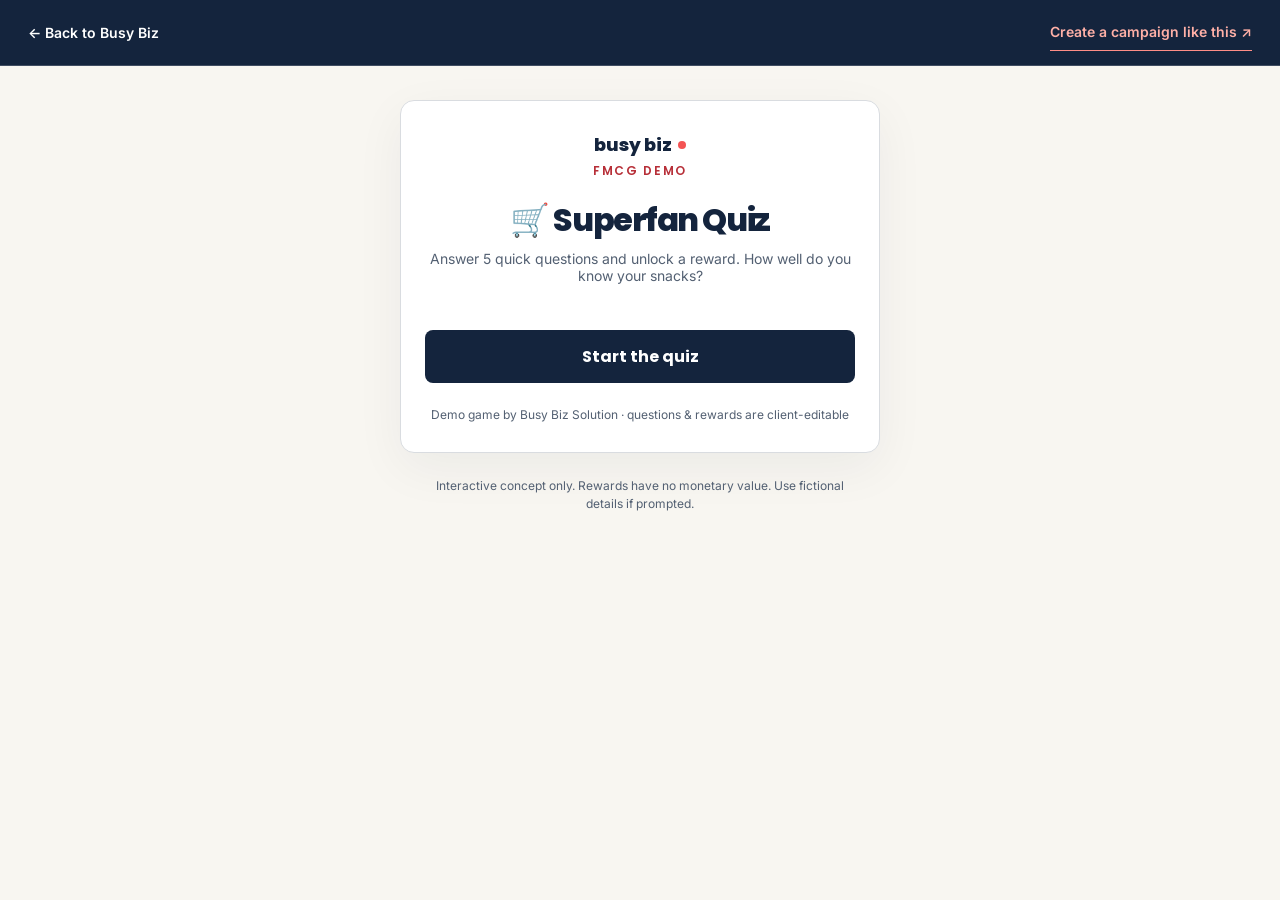
<file: games/fmcg-quiz.html>
<!DOCTYPE html>
<html lang="en">
<head>
<meta charset="UTF-8">
<meta name="viewport" content="width=device-width, initial-scale=1.0">
<title>Superfan Quiz — FMCG Demo | Busy Biz Solution</title>
<link href="https://fonts.googleapis.com/css2?family=Poppins:wght@500;600;700;800&family=Inter:wght@400;500;600&display=swap" rel="stylesheet">
<style>
:root{--navy:#16324F;--coral:#FF6B5E;--mist:#F7F9FB;--slate:#5B6B7B;--line:#e7ecf1;--green:#25a06b;}
*{margin:0;padding:0;box-sizing:border-box}
body{font-family:'Inter',sans-serif;background:radial-gradient(circle at 50% 0%,#1f4266,#16324F);min-height:100vh;display:flex;align-items:center;justify-content:center;padding:20px}
.game{width:100%;max-width:460px;background:#fff;border-radius:26px;padding:30px 28px 34px;box-shadow:0 24px 60px rgba(0,0,0,.35);color:var(--navy)}
.brandrow{display:flex;align-items:center;justify-content:center;gap:6px;font-family:'Poppins';font-weight:800;font-size:18px;margin-bottom:4px}
.brandrow i{width:8px;height:8px;border-radius:50%;background:var(--coral);display:inline-block}
.eyebrow{text-align:center;font-family:'Poppins';font-weight:600;font-size:12px;letter-spacing:.14em;text-transform:uppercase;color:var(--coral);margin-bottom:16px}
.progress{height:8px;background:var(--mist);border-radius:999px;overflow:hidden;margin-bottom:22px}
.progress i{display:block;height:100%;background:linear-gradient(90deg,var(--coral),#ff9086);width:0;transition:width .4s}
.qcount{font-family:'Poppins';font-weight:600;font-size:12px;color:var(--slate);text-align:center;margin-bottom:8px;letter-spacing:.05em}
h1{font-family:'Poppins';font-weight:800;font-size:26px;text-align:center;margin-bottom:6px}
.tag{text-align:center;color:var(--slate);font-size:14px;margin-bottom:24px}
.q{font-family:'Poppins';font-weight:700;font-size:20px;margin-bottom:20px;min-height:56px}
.opts{display:flex;flex-direction:column;gap:12px}
.opt{font-family:'Inter';font-weight:500;font-size:16px;text-align:left;color:var(--navy);background:var(--mist);border:2px solid var(--line);border-radius:14px;padding:15px 18px;cursor:pointer;transition:.15s}
.opt:hover{border-color:var(--coral)}
.opt.correct{background:#e7f7ef;border-color:var(--green);color:var(--green)}
.opt.wrong{background:#fdeceb;border-color:var(--coral);color:var(--coral)}
.opt:disabled{cursor:default}
.btn{font-family:'Poppins';font-weight:700;font-size:16px;color:#fff;background:var(--navy);border:none;border-radius:999px;padding:14px 40px;cursor:pointer;margin-top:22px;width:100%;transition:.2s}
.btn:hover{background:#1f4266}
.hidden{display:none}
.center{text-align:center}
.score{font-family:'Poppins';font-weight:800;font-size:44px;color:var(--coral);margin:8px 0}
.result-title{font-family:'Poppins';font-weight:800;font-size:24px;margin-bottom:8px}
.result-msg{color:var(--slate);font-size:15px;margin-bottom:20px}
.code{display:inline-block;background:var(--mist);border:2px dashed var(--coral);border-radius:12px;padding:12px 22px;font-family:'Poppins';font-weight:700;letter-spacing:.12em;color:var(--coral);font-size:18px}
.sub{font-size:13px;color:var(--slate);margin-top:12px}
.foot{margin-top:24px;font-size:11px;color:#9aa5b1;text-align:center}
</style>
<link rel="stylesheet" href="../game-theme.css">
<script src="../game-shell.js" defer></script>
</head>
<body class="bb-demo bb-standard">
<div class="game">
  <div class="brandrow">busy biz<i></i></div>
  <div class="eyebrow">FMCG demo</div>

  <div id="startScreen" class="center">
    <h1>🛒 Superfan Quiz</h1>
    <p class="tag">Answer 5 quick questions and unlock a reward. How well do you know your snacks?</p>
    <button class="btn" id="startBtn">Start the quiz</button>
  </div>

  <div id="quizScreen" class="hidden">
    <div class="qcount" id="qcount">Question 1 of 5</div>
    <div class="progress"><i id="bar"></i></div>
    <div class="q" id="question"></div>
    <div class="opts" id="opts"></div>
  </div>

  <div id="endScreen" class="hidden center" role="status" aria-live="polite">
    <div class="result-title" id="endTitle"></div>
    <div class="score" id="scoreLine"></div>
    <div class="result-msg" id="endMsg"></div>
    <div class="code" id="coupon"></div>
    <div class="sub">Use this code at checkout or in-store.</div>
    <button class="btn" id="againBtn">Play again</button>
  </div>

  <div class="foot">Demo game by Busy Biz Solution · questions &amp; rewards are client-editable</div>
</div>
<script>
const QUESTIONS = [
  { q:"What does 'FMCG' stand for?", a:["Fast-Moving Consumer Goods","Fresh Market Corner Grocery","Family Meal Combo Group","Frozen Meat &amp; Cold Goods"], c:0 },
  { q:"Which is the best way to keep chips crispy after opening?", a:["Leave the bag open","Seal with a clip &amp; store cool","Put them in the fridge door","Add water"], c:1 },
  { q:"'Limited edition' flavours are mainly used to…", a:["Use up old stock","Create buzz &amp; urgency","Raise prices quietly","Slow down sales"], c:1 },
  { q:"Which channel drives the most FMCG impulse buys today?", a:["Newspaper ads","Short-form video &amp; creators","Fax","Radio jingles only"], c:1 },
  { q:"A good loyalty reward should feel…", a:["Hard to earn","Instant &amp; worth it","Hidden","Expired"], c:1 }
];
let idx=0, score=0;
const $=id=>document.getElementById(id);
$('startBtn').onclick=()=>{ $('startScreen').classList.add('hidden'); $('quizScreen').classList.remove('hidden'); render(); };
$('againBtn').onclick=()=>{ idx=0;score=0; $('endScreen').classList.add('hidden'); $('quizScreen').classList.remove('hidden'); render(); };
function render(){
  const item=QUESTIONS[idx];
  $('qcount').textContent=`Question ${idx+1} of ${QUESTIONS.length}`;
  $('bar').style.width=((idx)/QUESTIONS.length*100)+'%';
  $('question').innerHTML=item.q;
  const box=$('opts'); box.innerHTML="";
  item.a.forEach((opt,i)=>{
    const b=document.createElement('button');
    b.className='opt'; b.innerHTML=opt;
    b.onclick=()=>choose(i,b);
    box.appendChild(b);
  });
}
function choose(i,btn){
  const item=QUESTIONS[idx];
  const all=[...document.querySelectorAll('.opt')];
  all.forEach((b,j)=>{ b.disabled=true; if(j===item.c)b.classList.add('correct'); });
  if(i===item.c){ score++; } else { btn.classList.add('wrong'); }
  $('bar').style.width=((idx+1)/QUESTIONS.length*100)+'%';
  setTimeout(()=>{ idx++; if(idx<QUESTIONS.length){ render(); } else { end(); } }, 900);
}
function end(){
  $('quizScreen').classList.add('hidden'); $('endScreen').classList.remove('hidden');
  $('scoreLine').textContent=`${score} / ${QUESTIONS.length}`;
  let title,msg,code;
  if(score>=4){ title="🏆 Superfan!"; msg="You really know your stuff. Here's your top reward:"; code="SUPER20"; }
  else if(score>=2){ title="😄 Nice one!"; msg="Solid effort — enjoy a little something:"; code="TREAT10"; }
  else { title="🙂 Thanks for playing!"; msg="Everyone's a winner here — grab this:"; code="HELLO5"; }
  $('endTitle').textContent=title; $('endMsg').textContent=msg; $('coupon').textContent=code;
}
</script>
</body>
</html>
</file>
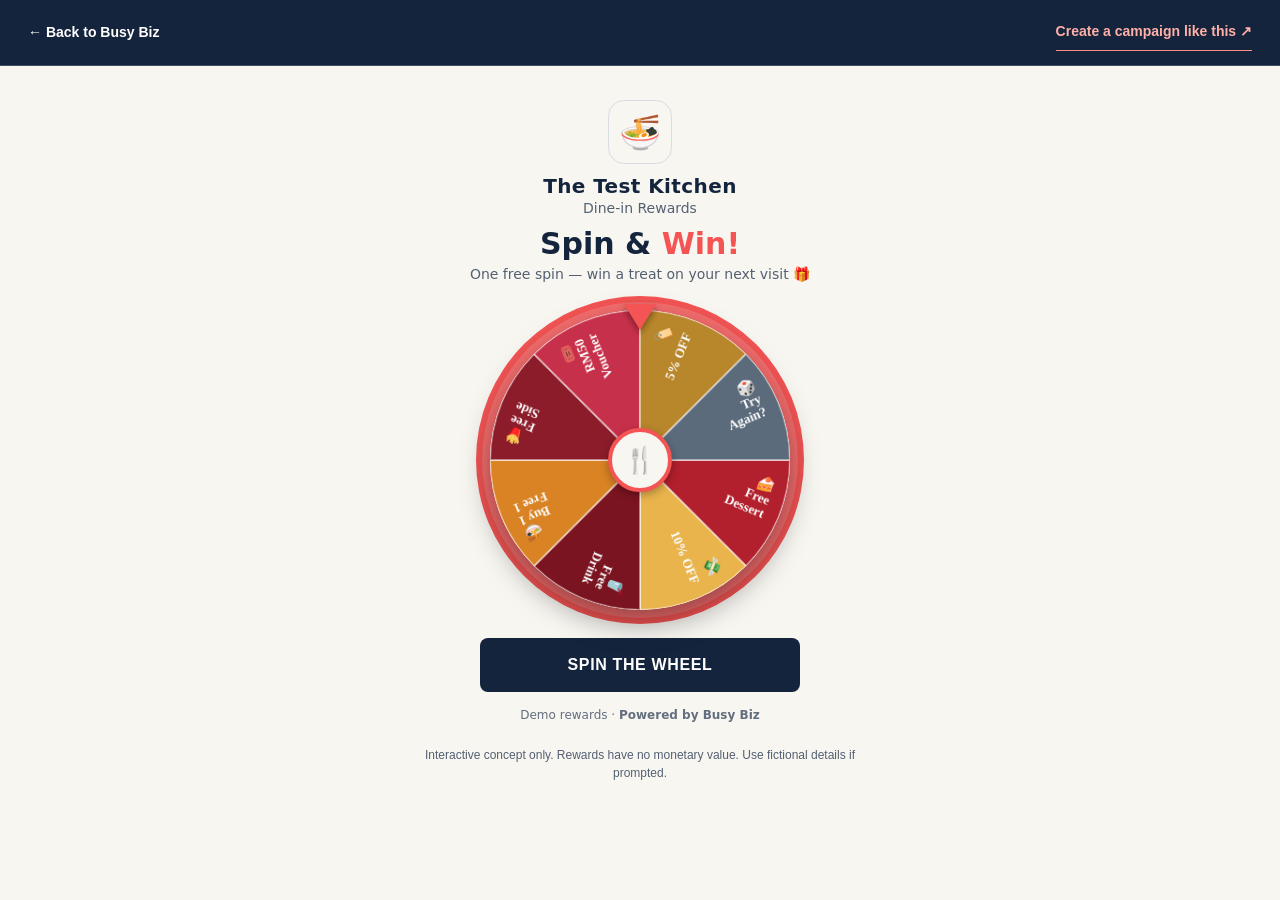
<file: games/restaurant-spinwin.html>
<!DOCTYPE html>
<html lang="en">
<head>
<meta charset="UTF-8">
<meta name="viewport" content="width=device-width, initial-scale=1.0">
<title>Spin & Win — The Test Kitchen</title>
<style>
/* ====== BRAND / CONFIG (change these to rebrand for any restaurant) ====== */
:root{
  --brand:#B21F2D;        /* primary (restaurant accent) */
  --brand-2:#7A1420;      /* darker */
  --gold:#E9B44C;         /* prize gold */
  --ink:#22181A;          /* text */
  --cream:#FFF7EC;        /* light bg */
  --card:#FFFFFF;
  --muted:#8A7F7B;
}
*{margin:0;padding:0;box-sizing:border-box;-webkit-tap-highlight-color:transparent;}
html,body{height:100%;}
body{font-family:'Segoe UI',system-ui,-apple-system,Roboto,sans-serif;color:var(--ink);
  background:radial-gradient(120% 80% at 50% -10%, #C7304A 0%, var(--brand) 38%, var(--brand-2) 100%);
  min-height:100dvh;display:flex;flex-direction:column;align-items:center;padding:18px 16px 26px;overflow-x:hidden;}
.wrap{width:100%;max-width:440px;display:flex;flex-direction:column;align-items:center;}
.logo{width:64px;height:64px;border-radius:16px;background:var(--cream);display:flex;align-items:center;justify-content:center;
  font-size:34px;box-shadow:0 6px 16px rgba(0,0,0,.25);}
.rest{color:#fff;font-weight:800;font-size:20px;letter-spacing:.02em;margin-top:10px;text-align:center;text-shadow:0 2px 6px rgba(0,0,0,.3);}
.head{color:#FFE9C2;font-size:14px;margin-top:2px;text-align:center;}
.h1{color:#fff;font-weight:900;font-size:30px;margin-top:12px;text-align:center;line-height:1.05;text-shadow:0 3px 10px rgba(0,0,0,.35);}
.h1 .g{color:var(--gold);}
.sub{color:#FFE9C2;font-size:14px;margin-top:6px;text-align:center;}

/* wheel */
.stage{position:relative;width:320px;height:320px;margin:18px 0 6px;}
.pointer{position:absolute;top:-6px;left:50%;transform:translateX(-50%);z-index:5;
  width:0;height:0;border-left:16px solid transparent;border-right:16px solid transparent;border-top:26px solid var(--gold);
  filter:drop-shadow(0 3px 3px rgba(0,0,0,.4));}
canvas{border-radius:50%;box-shadow:0 12px 30px rgba(0,0,0,.4),0 0 0 8px rgba(255,255,255,.15),0 0 0 14px var(--gold);
  background:#fff;display:block;}
.hub{position:absolute;top:50%;left:50%;transform:translate(-50%,-50%);width:64px;height:64px;border-radius:50%;
  background:var(--cream);border:4px solid var(--gold);display:flex;align-items:center;justify-content:center;font-size:26px;z-index:4;box-shadow:0 3px 8px rgba(0,0,0,.3);}

.spinbtn{margin-top:16px;width:100%;max-width:320px;background:var(--gold);color:#3a2a06;border:none;border-radius:16px;
  padding:18px;font-size:20px;font-weight:900;letter-spacing:.04em;cursor:pointer;box-shadow:0 8px 20px rgba(0,0,0,.3);transition:transform .08s;}
.spinbtn:active{transform:scale(.97);}
.spinbtn:disabled{opacity:.55;cursor:not-allowed;}
.foot{margin-top:16px;color:#FFD9A0;font-size:12px;text-align:center;opacity:.9;}
.foot b{color:#fff;}

/* modal */
.overlay{position:fixed;inset:0;background:rgba(20,6,10,.72);display:none;align-items:center;justify-content:center;padding:20px;z-index:20;}
.overlay.show{display:flex;}
.modal{background:var(--card);border-radius:22px;width:100%;max-width:380px;padding:26px 22px;text-align:center;
  box-shadow:0 20px 50px rgba(0,0,0,.4);animation:pop .35s cubic-bezier(.2,1.3,.4,1);}
@keyframes pop{from{transform:scale(.8);opacity:0;}to{transform:scale(1);opacity:1;}}
.modal .win{font-size:44px;}
.modal h2{font-size:15px;color:var(--muted);font-weight:700;letter-spacing:.08em;text-transform:uppercase;margin-top:6px;}
.modal .prize{font-size:28px;font-weight:900;color:var(--brand);margin:6px 0 4px;line-height:1.1;}
.modal p{font-size:14px;color:var(--muted);margin-bottom:14px;}
.field{text-align:left;margin-bottom:12px;}
.field label{font-size:12px;font-weight:700;color:var(--ink);display:block;margin-bottom:5px;}
.field input{width:100%;padding:13px 14px;border:1.5px solid #E3DAD5;border-radius:12px;font-size:16px;outline:none;}
.field input:focus{border-color:var(--brand);}
.claim{width:100%;background:var(--brand);color:#fff;border:none;border-radius:14px;padding:15px;font-size:17px;font-weight:800;cursor:pointer;margin-top:4px;}
.claim:active{transform:scale(.98);}
.err{color:var(--brand);font-size:12px;margin:-6px 0 10px;text-align:left;display:none;}

/* redeem screen */
.code-box{background:var(--cream);border:2px dashed var(--gold);border-radius:16px;padding:18px;margin:14px 0;}
.code{font-size:30px;font-weight:900;letter-spacing:.18em;color:var(--brand);}
.expire{font-size:12px;color:var(--muted);margin-top:6px;}
.note{font-size:13px;color:var(--ink);background:#FFF2CE;border-radius:12px;padding:12px;margin-top:6px;font-weight:600;}
.tiny{font-size:11px;color:var(--muted);margin-top:14px;}
.pill{display:inline-block;background:#FFF2CE;color:#7a5a00;font-size:11px;font-weight:700;padding:4px 10px;border-radius:20px;margin-top:8px;}
</style>
<link rel="stylesheet" href="../game-theme.css">
<script src="../game-shell.js" defer></script>
</head>
<body class="bb-demo bb-standard">
<div class="wrap">
  <div class="logo" id="logo">🍜</div>
  <div class="rest" id="restName">The Test Kitchen</div>
  <div class="head">Dine-in Rewards</div>
  <h1 class="h1">Spin &amp; <span class="g">Win!</span></h1>
  <div class="sub">One free spin — win a treat on your next visit 🎁</div>

  <div class="stage">
    <div class="pointer"></div>
    <canvas id="wheel" width="320" height="320"></canvas>
    <div class="hub">🍴</div>
  </div>

  <button class="spinbtn" id="spinBtn">SPIN THE WHEEL</button>
  <div class="foot">Demo rewards · <b>Powered by Busy Biz</b></div>
</div>

<!-- WIN / LEAD CAPTURE -->
<div class="overlay" id="overlay">
  <div class="modal" id="modal"></div>
</div>

<script>
/* ================== CONFIG ================== */
const RESTAURANT = "The Test Kitchen";
const LOGO = "🍜";
// prize: label shown, short (for wheel), weight (higher = more common), emoji
const PRIZES = [
  { short:"Free\nDessert",   label:"a FREE Dessert",         weight:3, emoji:"🍰" },
  { short:"10% OFF",         label:"10% OFF your bill",       weight:5, emoji:"💸" },
  { short:"Free\nDrink",     label:"a FREE Drink",            weight:4, emoji:"🥤" },
  { short:"Buy 1\nFree 1",   label:"BUY 1 FREE 1 main",       weight:1, emoji:"🍜" },
  { short:"Free\nSide",      label:"a FREE Side dish",        weight:4, emoji:"🍟" },
  { short:"RM50\nVoucher",   label:"a RM50 Voucher",          weight:1, emoji:"🎟️" },
  { short:"5% OFF",          label:"5% OFF your bill",        weight:5, emoji:"🏷️" },
  { short:"Try\nAgain?",     label:"nothing this time",       weight:2, emoji:"🎲", lose:true },
];
const VALID_DAYS = 7;
const ONE_PLAY = false; // set false to allow replays (for demoing)
/* ============================================ */

document.getElementById('restName').textContent = RESTAURANT;
document.getElementById('logo').textContent = LOGO;
document.title = "Spin & Win — " + RESTAURANT;

const cv = document.getElementById('wheel'), ctx = cv.getContext('2d');
const N = PRIZES.length, R = 160, cx = 160, cy = 160;
const seg = (2*Math.PI)/N;
const palette = ['#B21F2D','#E9B44C','#7A1420','#D98324','#8C1C2A','#C7304A','#B8862B','#5B6B7B'];

function draw(rot=0){
  ctx.clearRect(0,0,320,320);
  for(let i=0;i<N;i++){
    const a0 = rot + i*seg, a1 = a0+seg;
    ctx.beginPath(); ctx.moveTo(cx,cy); ctx.arc(cx,cy,R,a0,a1); ctx.closePath();
    ctx.fillStyle = palette[i%palette.length]; ctx.fill();
    ctx.strokeStyle='rgba(255,255,255,.5)'; ctx.lineWidth=2; ctx.stroke();
    // label
    ctx.save();
    ctx.translate(cx,cy); ctx.rotate(a0+seg/2);
    ctx.textAlign='right'; ctx.fillStyle='#fff'; ctx.font='bold 14px Segoe UI';
    const lines = PRIZES[i].short.split('\n');
    ctx.save(); ctx.translate(R-16,0);
    lines.forEach((ln,k)=>ctx.fillText(ln, 0, (k-(lines.length-1)/2)*15));
    ctx.restore();
    ctx.font='16px Segoe UI'; ctx.textAlign='right'; ctx.fillText(PRIZES[i].emoji, R-16, -22);
    ctx.restore();
  }
}
draw(0);

// weighted pick
function pickIndex(){
  const total = PRIZES.reduce((s,p)=>s+p.weight,0);
  let r = Math.random()*total;
  for(let i=0;i<N;i++){ r-=PRIZES[i].weight; if(r<0) return i; }
  return 0;
}

let spinning=false, curRot=0;
const btn = document.getElementById('spinBtn');

if(ONE_PLAY && localStorage.getItem('bb_spun')){
  btn.disabled=true; btn.textContent="You've already played 🎉";
}

btn.addEventListener('click', ()=>{
  if(spinning) return;
  if(ONE_PLAY && localStorage.getItem('bb_spun')) return;
  spinning=true; btn.disabled=true; btn.textContent="Spinning…";
  const idx = pickIndex();
  // target: pointer at top (−90°). center of seg idx should land under pointer.
  const segCenter = idx*seg + seg/2;
  const target = (-Math.PI/2) - segCenter; // rotation so seg center is at top
  const spins = 6; // full turns
  const finalRot = target - 2*Math.PI*spins - (curRot % (2*Math.PI));
  const start = curRot, delta = finalRot - start, dur = matchMedia("(prefers-reduced-motion: reduce)").matches?1:4200, t0 = performance.now();
  function anim(t){
    const p = Math.min((t-t0)/dur,1);
    const ease = 1 - Math.pow(1-p,3);
    curRot = start + delta*ease;
    draw(curRot);
    if(p<1){ requestAnimationFrame(anim); }
    else { spinning=false; if(ONE_PLAY) localStorage.setItem('bb_spun','1'); showWin(idx); }
  }
  requestAnimationFrame(anim);
});

function showWin(idx){
  if(!ONE_PLAY){btn.disabled=false;btn.textContent="SPIN AGAIN";}
  const prize = PRIZES[idx];
  const modal = document.getElementById('modal');
  if(prize.lose){
    modal.innerHTML = `<div class="win">🎲</div><h2>So close!</h2>
      <div class="prize" style="color:var(--muted)">No prize this time</div>
      <p>Come back on your next visit for another spin — a treat is waiting!</p>
      <button class="claim" onclick="closeOverlay()">Okay</button>`;
    document.getElementById('overlay').classList.add('show'); return;
  }
  modal.innerHTML = `
    <div class="win">🎉</div>
    <h2>You won</h2>
    <div class="prize">${prize.emoji} ${prize.label}!</div>
    <p>Enter your details to claim it on your next visit.</p>
    <div class="field"><label for="fName">Name</label><input id="fName" placeholder="Your name" autocomplete="name"></div>
    <div class="field"><label for="fPhone">Phone / WhatsApp</label><input id="fPhone" placeholder="e.g. 012-345 6789" inputmode="tel" autocomplete="tel"></div>
    <div class="err" id="err">Please enter your name and a valid phone number.</div>
    <button class="claim" id="claimBtn">Claim my prize 🎁</button>
    <div class="tiny">Demo only. Use fictional details; they stay in this browser.</div>`;
  document.getElementById('overlay').classList.add('show');
  document.getElementById('claimBtn').addEventListener('click', ()=>submitLead(prize));
}

function submitLead(prize){
  const name=document.getElementById('fName').value.trim();
  const phone=document.getElementById('fPhone').value.trim();
  if(name.length<2 || phone.replace(/\D/g,'').length<8){ document.getElementById('err').style.display='block'; return; }
  // DEMO: store locally. In production this POSTs to a backend / Google Sheet / CRM.
  const lead={name,phone,prize:prize.label,at:new Date().toISOString()};
  const leads=JSON.parse(localStorage.getItem('bb_leads')||'[]'); leads.push(lead); localStorage.setItem('bb_leads',JSON.stringify(leads));
  const code = 'TK-' + Math.random().toString(36).slice(2,6).toUpperCase();
  const exp = new Date(Date.now()+VALID_DAYS*864e5).toLocaleDateString('en-GB',{day:'numeric',month:'short',year:'numeric'});
  document.getElementById('modal').innerHTML = `
    <div class="win">✅</div>
    <h2>Prize secured, ${name.split(' ')[0]}!</h2>
    <div class="prize" style="font-size:22px">${prize.emoji} ${prize.label}</div>
    <div class="code-box"><div class="code">${code}</div><div class="expire">Valid until ${exp}</div></div>
    <div class="note">📱 Show this screen to our staff to redeem on your next visit.</div>
    <span class="pill">Demo: lead saved locally</span>
    <div class="tiny">In the live version this instantly saves the guest to the restaurant's contact list / CRM.</div>`;
}
function closeOverlay(){ document.getElementById('overlay').classList.remove('show'); }
</script>
</body>
</html>
</file>
<file: styles.css>
:root{--ink:#14243d;--coral:#f45454;--paper:#f8f6f1;--muted:#536072;--line:#d9dce0;--white:#fff}*{box-sizing:border-box}html{scroll-behavior:smooth;scroll-padding-top:100px}body{margin:0;background:var(--paper);color:var(--ink);font-family:Inter,Arial,sans-serif;font-size:16px;line-height:1.65}a{color:inherit;text-decoration:none}button,input,textarea{font:inherit}button,a,input,textarea,summary{-webkit-tap-highlight-color:transparent}a:focus-visible,button:focus-visible,input:focus-visible,textarea:focus-visible,summary:focus-visible{outline:3px solid #2279b7;outline-offset:5px}img{display:block;max-width:100%;object-fit:cover}.container{width:min(1280px,calc(100% - 96px));margin-inline:auto}.section{padding-block:104px}h1,h2,h3,p,figure{margin:0}h1,h2,h3{line-height:1.06;letter-spacing:-.05em}h1{font-size:clamp(54px,6.2vw,88px);font-weight:900}h1 span{color:var(--coral)}h2{font-size:clamp(36px,4.5vw,62px);font-weight:800}h3{font-size:24px;letter-spacing:-.035em}p{color:var(--muted)}em{font-style:normal;color:#c43b3e}.eyebrow{font-weight:700;font-size:12px;letter-spacing:.16em;color:#b72f38;margin-bottom:24px}.lead{font-size:19px;line-height:1.65}.button{display:inline-flex;justify-content:center;align-items:center;gap:22px;background:var(--ink);color:white;padding:17px 22px;border:1px solid var(--ink);border-radius:8px;font-weight:700;font-size:14px;cursor:pointer;line-height:1.4;transition:transform .2s,background .2s}.button:hover{transform:translateY(-2px);background:#274263}.button.coral{background:var(--coral);border-color:var(--coral);color:var(--ink)}.button.coral:hover{background:#ff7570}.button.outline{background:transparent;color:var(--ink)}.button.small{padding:13px 18px}.text-link{display:inline-block;font-weight:700;border-bottom:1px solid;padding-bottom:5px;margin-top:25px}.logo{display:inline-block;white-space:nowrap;font-size:38px;font-weight:900;letter-spacing:-.075em;line-height:.9}.logo>span{color:var(--coral)}.logo small{display:block;font-size:9px;letter-spacing:.43em;text-align:right;margin-top:10px}header{position:sticky;top:0;background:rgba(248,246,241,.96);z-index:20;border-bottom:1px solid #14243d12}.nav-inner{min-height:96px;display:flex;justify-content:space-between;align-items:center;gap:24px}nav{display:flex;align-items:center;gap:32px;font-size:14px;font-weight:500}nav>a:not(.button):hover{text-decoration:underline}#navToggle{display:none}.skip{position:fixed;top:-100px;z-index:100;background:white;padding:16px}.skip:focus{top:0}.hero{display:grid;grid-template-columns:1.05fr 1fr;gap:22px;align-items:center;padding-block:38px 64px}.hero .lead{margin-top:28px;max-width:570px}.actions{display:flex;gap:12px;margin-top:32px;flex-wrap:wrap}.hero-meta{font-size:13px;margin-top:26px}.hero-art{position:relative;min-width:0}.hero-art img{width:100%;height:590px;object-fit:cover;border-radius:10px}.hero-art figcaption{position:absolute;bottom:15px;right:14px;background:var(--paper);border:1px solid #14243d40;border-radius:30px;padding:5px 12px;font-size:10px;letter-spacing:.1em}.campaigns{background:var(--ink);color:white}.campaigns .eyebrow{color:#ff8d87}.section-top{display:flex;justify-content:space-between;gap:40px;align-items:end;margin-bottom:45px}.section-top>p{color:#c1cada;max-width:380px}.campaign-grid{display:grid;grid-template-columns:repeat(2,1fr);gap:24px}.campaign-card{border:1px solid #ffffff30;border-radius:12px;overflow:hidden;transition:transform .2s}.campaign-card:hover{transform:translateY(-5px)}.campaign-visual{height:310px;position:relative;overflow:hidden}.campaign-visual>img{width:100%;height:100%;object-position:center 44%}.tag{position:absolute;top:18px;left:18px;background:#fff;color:var(--ink);border-radius:30px;padding:5px 10px;font-size:11px;font-weight:700;letter-spacing:.07em}.card-copy{padding:24px}.card-copy h3{font-size:25px}.card-copy p{font-size:14px;color:#c1cada;margin-top:10px}.card-copy>div{display:flex;justify-content:space-between;font-size:12px;margin-top:25px}.card-copy>div>strong{border-bottom:1px solid #ffffff70}.quiz-preview,.event-preview,.catch-preview{padding:70px 28px 25px;display:flex;flex-direction:column;justify-content:center}.quiz-preview{background:#dce9c9;color:#203e35}.event-preview{background:#f3ad91;color:#3f2347}.catch-preview{background:#cfe3ef;color:#1f3a4d}.preview-kicker{font-size:10px;letter-spacing:.14em;font-weight:700}.campaign-visual>strong{font-size:49px;line-height:1.04;letter-spacing:-.055em;margin-top:12px}.quiz-options{display:flex;gap:8px;flex-wrap:wrap;margin-top:18px;font-size:12px}.quiz-options>span{padding:5px 10px;border:1px solid #203e3560;border-radius:24px}.catch-row{display:flex;gap:10px;align-items:center;margin-top:18px;font-size:22px}.catch-row>span:last-child{margin-left:auto;font-size:12px;font-weight:700;border-bottom:1px solid #1f3a4d80;padding-bottom:3px}.ticket{margin-top:24px;border-top:1px dashed currentColor;border-bottom:1px dashed currentColor;padding:12px 0;font-size:11px;letter-spacing:.06em;display:flex;justify-content:space-between}.more-games{border-block:1px solid #ffffff30;margin-top:32px}.more-games summary{display:flex;justify-content:space-between;padding:18px 0;font-weight:600;cursor:pointer}.more-games>div{display:flex;gap:30px;flex-wrap:wrap;padding:5px 0 24px}.more-games a{text-decoration:underline}.demo-note{font-size:12px;color:#b9c6d9;margin-top:20px}.offer{display:grid;grid-template-columns:1fr 1fr;gap:100px}.offer .lead{margin-top:26px;max-width:440px}.offer-list article{display:flex;gap:24px;border-bottom:1px solid var(--line);padding:26px 0}.offer-list article:first-child{padding-top:0}.offer-list article>span{color:#b72f38;font-size:13px;font-weight:700}.offer-list p{margin-top:12px}.process{background:#eaece9}.process-grid{display:grid;grid-template-columns:repeat(4,1fr);gap:32px;margin-top:55px}.process-grid article{border-top:1px solid #9ca5a9;padding-top:22px}.process-grid span{font-size:12px;letter-spacing:.08em;font-weight:700}.process-grid h3{margin-top:35px}.process-grid p{margin-top:16px;font-size:15px}.about{display:grid;grid-template-columns:1fr 1fr;gap:90px}.about p+p{margin-top:20px}.team{display:flex;gap:60px;border-block:1px solid var(--line);padding:25px 0;margin:30px 0}.team strong{display:block;font-size:24px;line-height:1.5}.team span{font-size:13px;color:var(--muted)}.support{font-size:14px}.faq{background:#fff}.faq-grid{display:grid;grid-template-columns:1fr 1.3fr;gap:70px}.faq details{border-bottom:1px solid var(--line);padding:20px 0}.faq summary{cursor:pointer;font-weight:600;line-height:1.5;padding-right:15px}.faq details p{padding:16px 0 6px}.contact{background:var(--ink);color:white}.contact .eyebrow{color:#ff8d87}.contact em{color:#ff8d87}.contact p{color:#c1cada}.contact-grid{display:grid;grid-template-columns:1fr 1fr;gap:90px}.contact .lead{margin-top:28px;max-width:440px}.contact .lead+p{margin-top:20px;font-size:14px}form{background:#fff;color:var(--ink);padding:34px;border-radius:12px}.form-row{display:grid;grid-template-columns:1fr 1fr;gap:18px}label{display:block;font-size:13px;font-weight:600;margin-bottom:17px}label span{font-weight:400;color:var(--muted)}input,textarea{display:block;width:100%;margin-top:7px;border:1px solid #b8c0c9;border-radius:5px;padding:12px;color:var(--ink);background:#fafbf9;font-size:16px;min-width:0}textarea{resize:vertical}form .button{width:100%}.contact form p{font-size:12px;color:var(--muted)}.privacy-note{margin-bottom:18px}#formNote:not(:empty){margin-top:16px;padding:12px;background:#edf1f4;border-radius:5px}footer{padding:45px 0;background:var(--ink);color:#fff;border-top:1px solid #ffffff30}.footer-inner{display:flex;gap:35px;align-items:center;justify-content:space-between}.footer-inner p,.footer-inner small{color:#c1cada;font-size:12px}.footer-inner .logo small{font-size:9px}.footer-inner>a:not(.logo){font-size:14px}
@media(min-width:1500px){.hero-art img{height:650px}}@media(max-width:1100px){.container{width:calc(100% - 56px)}.hero{gap:15px}.hero-art img{height:510px}.hero .actions{gap:10px}.hero .button{padding:15px;font-size:13px}.offer,.about,.contact-grid{gap:45px}.campaign-visual{height:270px}.campaign-visual>strong{font-size:42px}.section{padding-block:80px}nav{gap:20px}.card-copy{padding:18px}.card-copy>div{gap:10px}}@media(max-width:760px){html{scroll-padding-top:85px}.container{width:calc(100% - 40px)}.nav-inner{min-height:78px}.logo{font-size:32px}#navToggle{display:flex;gap:12px;align-items:center;padding:10px 0 10px 14px;background:none;border:0;color:var(--ink);font-weight:600;font-size:14px}nav{display:none;position:absolute;left:0;right:0;top:78px;padding:20px;background:var(--paper);box-shadow:0 14px 20px #14243d15;align-items:stretch;gap:0}nav.open{display:flex;flex-direction:column}nav>a{padding:14px}nav>.button{margin-top:10px}.hero{display:flex;flex-direction:column;gap:28px;padding-top:42px;padding-bottom:35px;align-items:stretch}.hero .eyebrow{font-size:10px;letter-spacing:.1em;margin-bottom:20px}h1{font-size:clamp(48px,9.7vw,72px)}h2{font-size:42px}.hero .lead{font-size:17px;margin-top:22px}.hero .actions{display:grid;grid-template-columns:1fr;gap:10px;margin-top:25px}.hero .button{font-size:14px;padding:15px}.hero-meta{font-size:12px;margin-top:18px}.hero-art img{height:auto;aspect-ratio:1.12;object-position:center 55%}.hero-art figcaption{font-size:9px}.section{padding-block:58px}.section-top{display:block;margin-bottom:28px}.section-top>p{margin-top:22px;font-size:15px}.campaign-grid{grid-template-columns:1fr;gap:22px}.campaign-visual{height:300px}.campaign-visual>strong{font-size:52px}.card-copy{padding:22px}.offer,.about,.faq-grid,.contact-grid{grid-template-columns:1fr;gap:35px}.offer .lead{font-size:17px}.process-grid{grid-template-columns:1fr 1fr;gap:30px 22px;margin-top:35px}.process-grid h3{font-size:22px;margin-top:24px}.process-grid p{font-size:14px}.team{gap:40px}form{padding:23px}.form-row{grid-template-columns:1fr;gap:0}.footer-inner{flex-wrap:wrap;justify-content:flex-start;gap:30px}.footer-inner>small{width:100%}.eyebrow{font-size:11px}.more-games>div{flex-direction:column;gap:16px}}@media(prefers-reduced-motion:reduce){html{scroll-behavior:auto}*,*::before,*::after{animation-duration:.01ms!important;transition-duration:.01ms!important}}
</file>
<file: game-theme.css>
:root{--navy:#14243d;--coral:#f45454;--mist:#f8f6f1;--slate:#536072;--cream:#f8f6f1;--cream2:#eaece9;--gold:#f45454;--red:#14243d;--red-dk:#14243d}body.bb-standard{background:#f8f6f1;color:#14243d;display:flex;flex-direction:column;justify-content:flex-start;padding:100px 20px 32px;gap:24px;min-height:100vh}body.bb-standard .game{border:1px solid #d9dce0;border-radius:14px;box-shadow:0 15px 50px #14243d0e;padding:30px 24px;max-width:480px}body.bb-standard .game h1{letter-spacing:-.045em;font-size:32px}body.bb-standard .btn,body.bb-standard .spinbtn{background:#14243d;color:#fff;box-shadow:none;border-radius:8px;font-size:16px}body.bb-standard .eyebrow{color:#b72f38}body.bb-standard .foot{color:#536072;font-size:12px}body.bb-standard .wrap{margin:0 auto}body.bb-standard .wheel-wrap{width:min(300px,100%);height:auto;aspect-ratio:1}body.bb-standard .wheel-wrap canvas{width:100%;height:100%}body.bb-standard .card-wrap{width:min(320px,100%);height:auto;aspect-ratio:1.6}body.bb-standard .card-wrap canvas{width:100%;height:100%}.bb-bar{position:fixed;top:0;left:0;right:0;min-height:66px;z-index:1000;display:flex;align-items:center;justify-content:space-between;gap:18px;padding:14px 28px;background:#14243d;color:#fff;font:600 14px/1.4 Inter,Arial,sans-serif;border-bottom:1px solid #ffffff30}.bb-bar a{color:white;text-decoration:none;min-height:36px;display:flex;align-items:center}.bb-bar a:last-child{border-bottom:1px solid #ff8d87;color:#ffb0a7}.bb-demo-note{font:400 12px/1.5 Inter,Arial,sans-serif;color:#536072;text-align:center;max-width:430px}.bb-standard .bb-return{display:block;text-align:center;color:#14243d;font:600 14px/1.5 Inter,Arial,sans-serif}.bb-chef #stage{top:66px}.bb-catch #game{top:66px}.bb-catch .overlay{top:66px}.bb-catch{--brand:#14243d;--brand2:#14243d;background:#f8f6f1}.bb-catch .card{max-height:100%;overflow:auto}.bb-arcade .card{border-radius:14px;border:1px solid #d9dce0;box-shadow:0 12px 40px #14243d18}.bb-arcade .btn{background:#14243d;box-shadow:none;border-radius:8px;color:white}.bb-arcade .overlay{background:#f8f6f1}.bb-arcade .powered,.bb-arcade .foot{color:#536072}.bb-demo :focus-visible{outline:3px solid #2279b7;outline-offset:4px}.bb-standard .code{color:#a62f38}.bb-standard .stage{max-width:100%}.bb-standard input{font-size:16px}.bb-demo .bb-dialog-close{position:absolute;right:12px;top:12px;border:0;background:#14243d;color:white;border-radius:5px;padding:8px 12px;font:600 14px Arial;cursor:pointer}.bb-standard .modal{position:relative;max-height:85vh;overflow:auto}@media(max-width:400px){.bb-bar{padding:12px 14px;font-size:12px;gap:10px}body.bb-standard{padding-inline:12px}.bb-standard .game{padding:25px 16px!important}}@media(prefers-reduced-motion:reduce){*,*::before,*::after{animation:none!important;transition:none!important}}

.bb-reveal{background:none;border:0;border-bottom:1px solid #536072;color:#14243d;font:500 13px/1.5 Inter,Arial,sans-serif;padding:8px 0;cursor:pointer}
.bb-standard .wrap .rest,.bb-standard .wrap .h1{color:#14243d;text-shadow:none}.bb-standard .wrap .head,.bb-standard .wrap .sub,.bb-standard .wrap .foot b{color:#536072}.bb-standard .wrap .stage{width:min(300px,calc(100vw - 64px));height:auto;aspect-ratio:1;margin-block:28px 12px}.bb-standard .wrap .stage canvas{width:100%;height:100%}.bb-standard .wrap .logo{box-shadow:none;border:1px solid #d9dce0}.bb-standard .overlay{padding-top:82px}.bb-standard .modal{max-height:calc(100dvh - 110px)}
</file>
